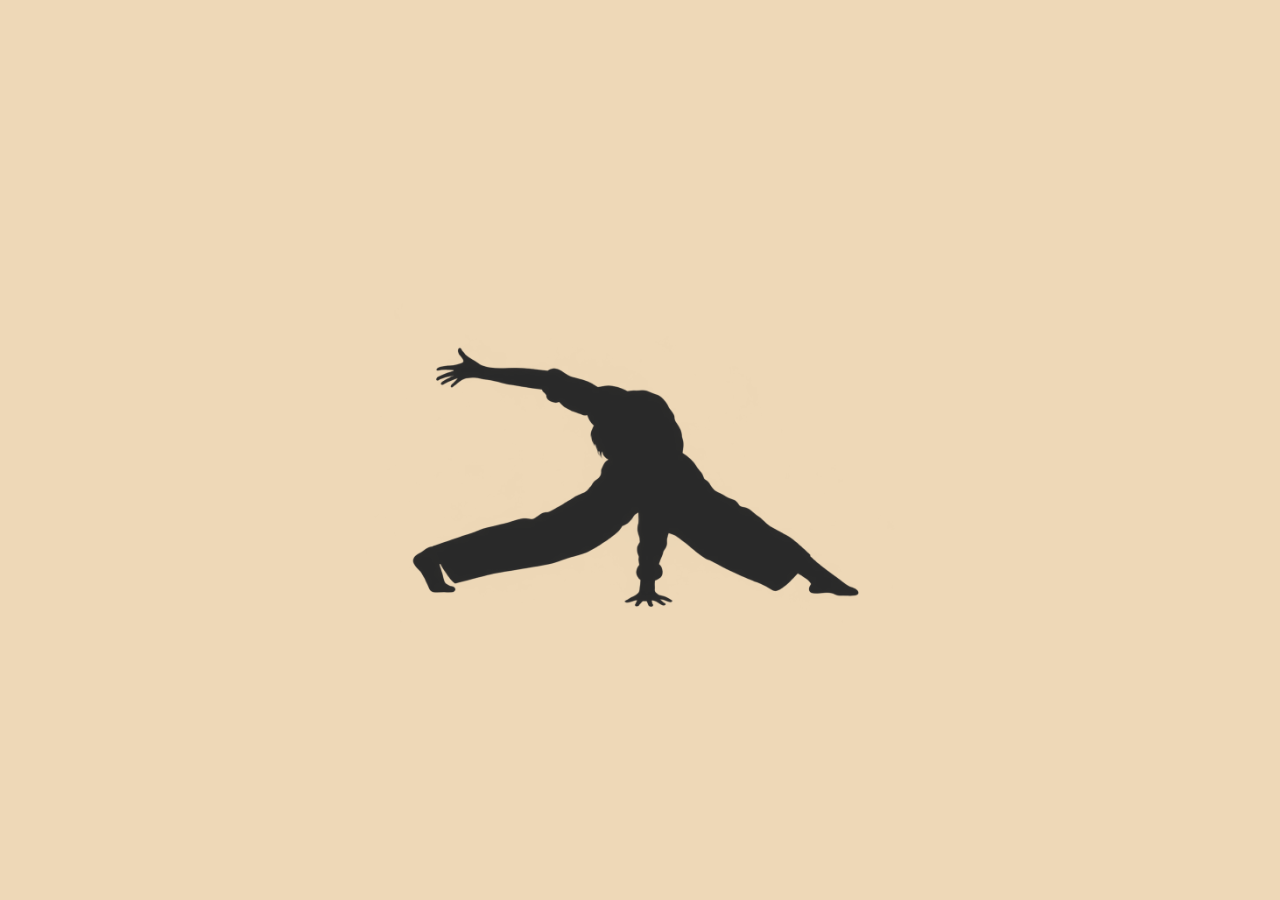
<file: index.html>
<!doctype html>
<html lang="en" data-type="service">
<head>
  <meta charset="utf-8">
  <meta name="viewport" content="width=device-width, initial-scale=1, viewport-fit=cover">
  <meta name="theme-color" content="#eed8b7">
  <meta name="page-type" content="service">
  <meta name="site-kind" content="other">
  <title>Home · Fangzhou He</title>
  <meta name="description" content="Fangzhou He · Art &amp; Research">
  <meta property="og:title" content="Home · Fangzhou He">
  <meta property="og:description" content="Fangzhou He · Art &amp; Research">
  <meta property="og:image" content="https://fangzhou-he-movement-works.adaptablejuniper.chatgpt.site/assets/homepage-artwork.png">
  <meta property="og:type" content="website">
  <link rel="icon" href="/assets/mark.svg" type="image/svg+xml">
  <link rel="stylesheet" href="/style.css?v=7cea9eae8b4f">
  <script defer src="/interaction/site.js?v=ac9a3c60ce64"></script>
  
  
  
</head>
<body>
<div id="route-flow"><div class="route-document" data-route-view="home">
  <a class="skip" href="#main">Skip to content</a>
  
  <main id="main" tabindex="-1">
    <section class="portfolio-cover" data-cover-stage="artwork" aria-label="Interactive artwork">
      <button type="button" class="cover-artwork" aria-label="Reveal the portfolio cover" aria-expanded="false">
        <span class="cover-image-surface" data-cover-artwork>
          <img src="/assets/homepage-artwork.png" alt="Black-and-white dancer reaching across the floor" fetchpriority="high">
        </span>
      </button>
      <h1 class="cover-title"><span class="cover-name" data-cover-title data-cover-caption>Fangzhou He</span> <span class="cover-label" data-cover-title data-cover-caption>Portfolio</span></h1>
    </section></main>
  
</div></div>
</body>
</html>
</file>
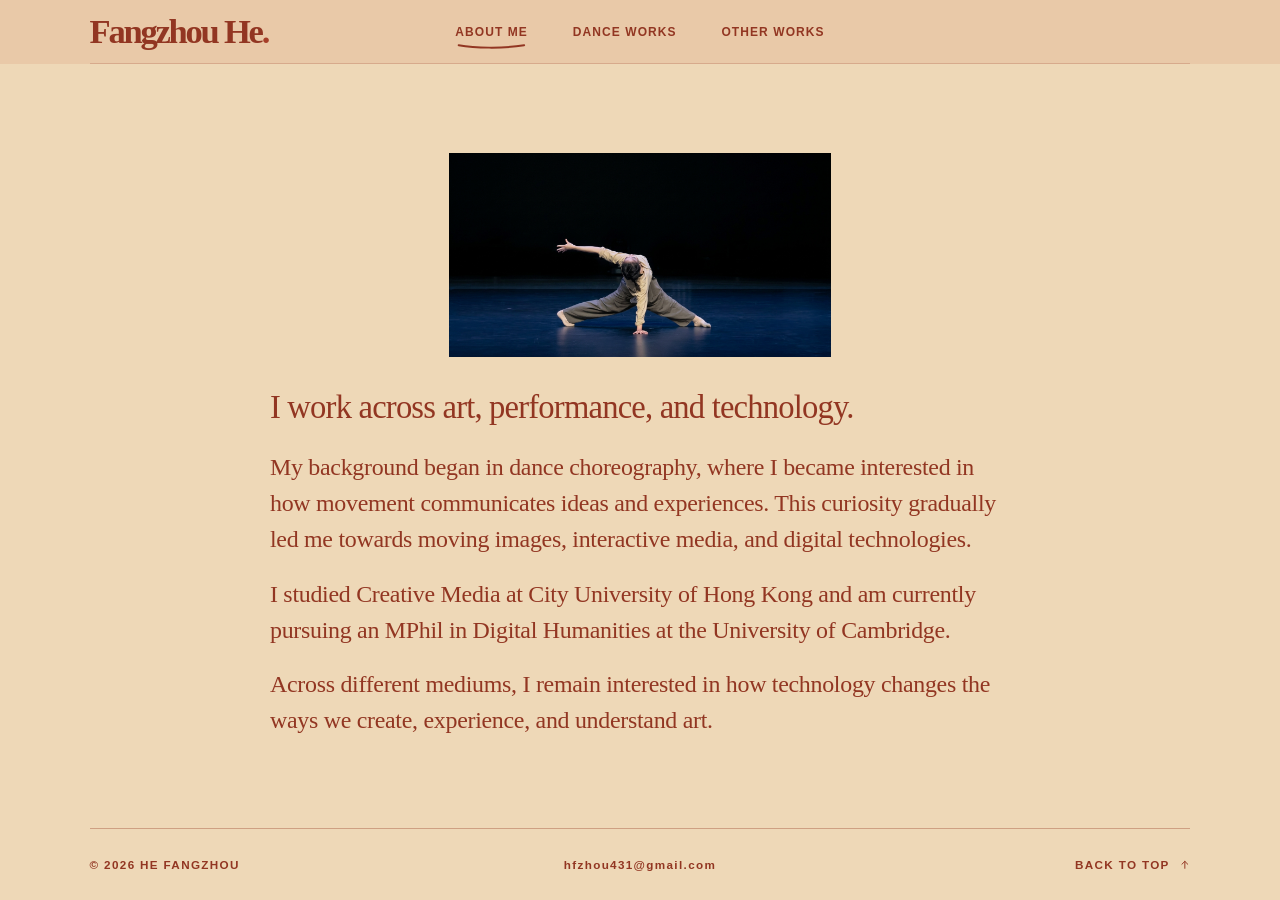
<file: about/index.html>
<!doctype html>
<html lang="en" data-type="service">
<head>
  <meta charset="utf-8">
  <meta name="viewport" content="width=device-width, initial-scale=1, viewport-fit=cover">
  <meta name="theme-color" content="#eed8b7">
  <meta name="page-type" content="service">
  <meta name="site-kind" content="other">
  <title>About Me · Fangzhou He</title>
  <meta name="description" content="Fangzhou He works across art, performance, and technology.">
  <meta property="og:title" content="About Me · Fangzhou He">
  <meta property="og:description" content="Fangzhou He works across art, performance, and technology.">
  <meta property="og:image" content="https://fangzhou-he-movement-works.adaptablejuniper.chatgpt.site/assets/about.jpg">
  <meta property="og:type" content="website">
  <link rel="icon" href="/assets/mark.svg" type="image/svg+xml">
  <link rel="stylesheet" href="/style.css?v=7cea9eae8b4f">
  <script defer src="/interaction/site.js?v=ac9a3c60ce64"></script>
  
  
  
</head>
<body>
<div id="route-flow"><div class="route-document" data-route-view="about">
  <a class="skip" href="#main">Skip to content</a>
  <span id="top"></span>
  <header class="site-header">
    <div class="wrap header-inner">
      <a class="wordmark" href="/" data-section aria-label="Fangzhou He home">Fangzhou He<span>.</span></a>
      <nav aria-label="Main navigation">
        <a href="/about/" data-section aria-current="page"><span class="nav-label">About Me<svg class="nav-underline" viewBox="0 0 100 6" preserveAspectRatio="none" aria-hidden="true" focusable="false">
  <path d="M1 1.5 C25 4.8 66 5.8 99 1.5" pathLength="1" vector-effect="non-scaling-stroke"/>
</svg></span></a><a href="/my-work/" data-section ><span class="nav-label">Dance Works<svg class="nav-underline" viewBox="0 0 100 6" preserveAspectRatio="none" aria-hidden="true" focusable="false">
  <path d="M1 1.5 C25 4.8 66 5.8 99 1.5" pathLength="1" vector-effect="non-scaling-stroke"/>
</svg></span></a><a href="/other-works/" data-section ><span class="nav-label">Other Works<svg class="nav-underline" viewBox="0 0 100 6" preserveAspectRatio="none" aria-hidden="true" focusable="false">
  <path d="M1 1.5 C25 4.8 66 5.8 99 1.5" pathLength="1" vector-effect="non-scaling-stroke"/>
</svg></span></a>
      </nav>
    </div>
  </header>
  <main id="main" tabindex="-1">
    <section class="wrap about" aria-label="About Me">
      <img src="/assets/about.jpg" alt="Fangzhou He" width="1408" height="752" fetchpriority="high">
      <div class="prose">
        <p class="lede">I work across art, performance, and technology.</p>
        <p>My background began in dance choreography, where I became interested in how movement communicates ideas and experiences. This curiosity gradually led me towards moving images, interactive media, and digital technologies.</p><p>I studied Creative Media at City University of Hong Kong and am currently pursuing an MPhil in Digital Humanities at the University of Cambridge.</p><p>Across different mediums, I remain interested in how technology changes the ways we create, experience, and understand art.</p>
      </div>
    </section></main>
  <footer class="wrap footer section-footer">
    <span class="micro">© 2026 HE FANGZHOU</span>
    <a class="micro footer-link footer-email" href="mailto:hfzhou431@gmail.com">hfzhou431@gmail.com</a>
    <a class="micro footer-link" href="#top">Back to top <span class="arrow" aria-hidden="true"><svg viewBox="0 0 20 20" fill="none" stroke="currentColor" stroke-width="1.65" stroke-linecap="round" stroke-linejoin="round" focusable="false"><path d="M10 16V4 M5 9l5-5 5 5"/></svg></span></a>
  </footer>
</div></div>
</body>
</html>
</file>
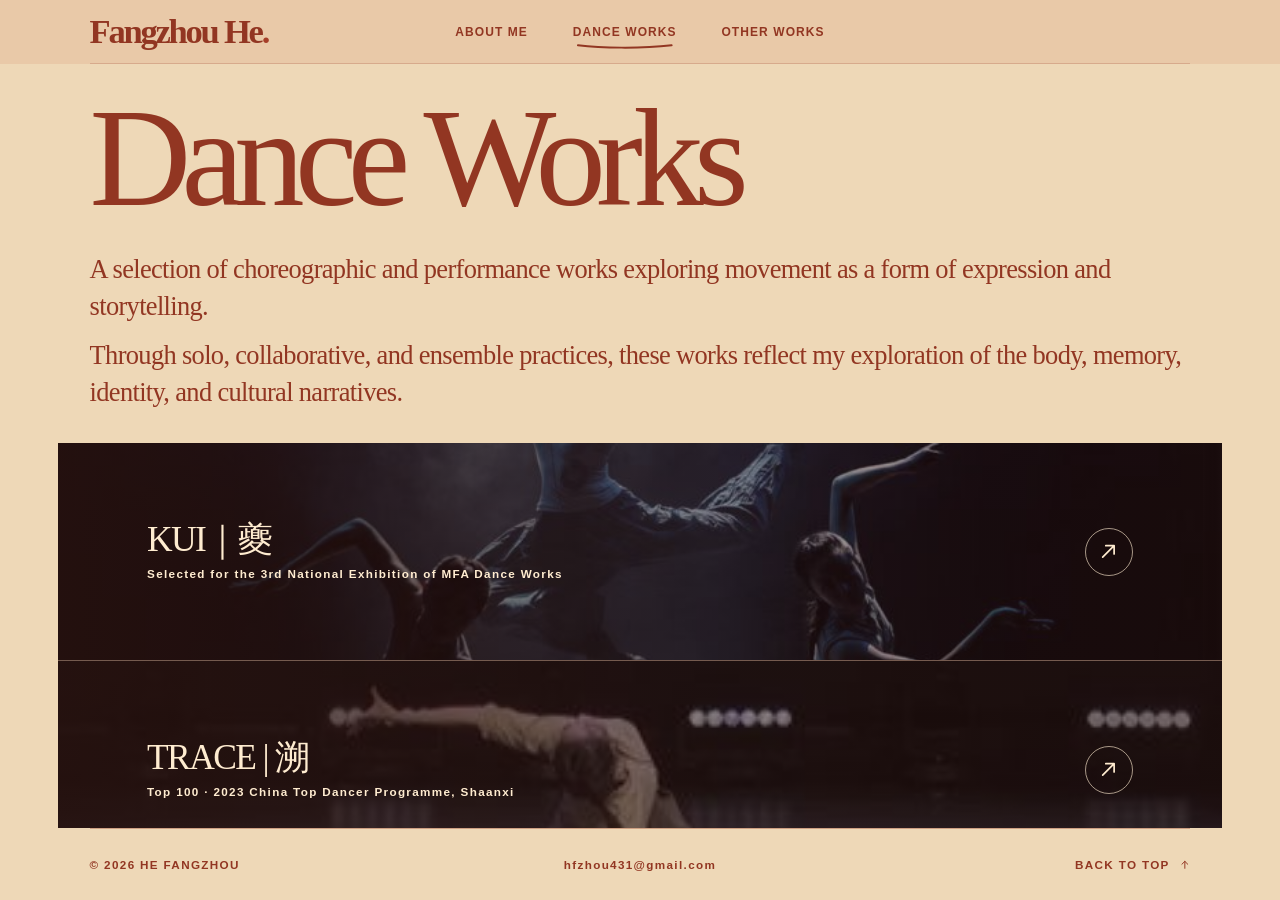
<file: my-work/index.html>
<!doctype html>
<html lang="en" data-type="service">
<head>
  <meta charset="utf-8">
  <meta name="viewport" content="width=device-width, initial-scale=1, viewport-fit=cover">
  <meta name="theme-color" content="#eed8b7">
  <meta name="page-type" content="service">
  <meta name="site-kind" content="other">
  <title>Dance Works · Fangzhou He</title>
  <meta name="description" content="Selected choreography, performance, and dance films by Fangzhou He.">
  <meta property="og:title" content="Dance Works · Fangzhou He">
  <meta property="og:description" content="Selected choreography, performance, and dance films by Fangzhou He.">
  <meta property="og:image" content="https://fangzhou-he-movement-works.adaptablejuniper.chatgpt.site/assets/convex.jpg">
  <meta property="og:type" content="website">
  <link rel="icon" href="/assets/mark.svg" type="image/svg+xml">
  <link rel="stylesheet" href="/style.css?v=7cea9eae8b4f">
  <script defer src="/interaction/site.js?v=ac9a3c60ce64"></script>
  
  
  
</head>
<body>
<div id="route-flow"><div class="route-document" data-route-view="work">
  <a class="skip" href="#main">Skip to content</a>
  <span id="top"></span>
  <header class="site-header">
    <div class="wrap header-inner">
      <a class="wordmark" href="/" data-section aria-label="Fangzhou He home">Fangzhou He<span>.</span></a>
      <nav aria-label="Main navigation">
        <a href="/about/" data-section ><span class="nav-label">About Me<svg class="nav-underline" viewBox="0 0 100 6" preserveAspectRatio="none" aria-hidden="true" focusable="false">
  <path d="M1 1.5 C25 4.8 66 5.8 99 1.5" pathLength="1" vector-effect="non-scaling-stroke"/>
</svg></span></a><a href="/my-work/" data-section aria-current="page"><span class="nav-label">Dance Works<svg class="nav-underline" viewBox="0 0 100 6" preserveAspectRatio="none" aria-hidden="true" focusable="false">
  <path d="M1 1.5 C25 4.8 66 5.8 99 1.5" pathLength="1" vector-effect="non-scaling-stroke"/>
</svg></span></a><a href="/other-works/" data-section ><span class="nav-label">Other Works<svg class="nav-underline" viewBox="0 0 100 6" preserveAspectRatio="none" aria-hidden="true" focusable="false">
  <path d="M1 1.5 C25 4.8 66 5.8 99 1.5" pathLength="1" vector-effect="non-scaling-stroke"/>
</svg></span></a>
      </nav>
    </div>
  </header>
  <main id="main" tabindex="-1"><section class="wrap intro work-intro" aria-labelledby="intro-title" data-enter>
    <h1 id="intro-title">Dance Works</h1>
    <div class="intro-details">
      <div class="lede work-intro-copy"><p>A selection of choreographic and performance works exploring movement as a form of expression and storytelling.</p>
<p>Through solo, collaborative, and ensemble practices, these works reflect my exploration of the body, memory, identity, and cultural narratives.</p></div>
    </div>
  </section>
  <section class="work-gallery" id="works" data-work-gallery aria-label="Selected works. Use the up and down arrow keys to browse." tabindex="0">
    <div class="work-gallery-track"><article>
    <a class="work-strip" href="/work/kui/" draggable="false">
      <img src="/assets/kui.jpg" alt="" draggable="false" fetchpriority="high" decoding="async">
      <div class="wrap strip-inner">
        <div class="strip-project">
          <h2 class="strip-copy">KUI｜<span lang="zh-Hans">夔</span></h2>
          <p class="micro strip-project-meta">Selected for the 3rd National Exhibition of MFA Dance Works</p>
        </div>
        <div class="strip-end"><span class="arrow" aria-hidden="true"><svg viewBox="0 0 20 20" fill="none" stroke="currentColor" stroke-width="1.65" stroke-linecap="round" stroke-linejoin="round" focusable="false"><path d="M4.5 15.5 15.5 4.5 M7.5 4.5h8v8"/></svg></span></div>
      </div>
    </a>
  </article><article>
    <a class="work-strip" href="/work/trace/" draggable="false">
      <img src="/assets/trace.jpg" alt="" draggable="false" loading="lazy" decoding="async">
      <div class="wrap strip-inner">
        <div class="strip-project">
          <h2 class="strip-copy">TRACE | <span lang="zh-Hans">溯</span></h2>
          <p class="micro strip-project-meta">Top 100 · 2023 China Top Dancer Programme, Shaanxi</p>
        </div>
        <div class="strip-end"><span class="arrow" aria-hidden="true"><svg viewBox="0 0 20 20" fill="none" stroke="currentColor" stroke-width="1.65" stroke-linecap="round" stroke-linejoin="round" focusable="false"><path d="M4.5 15.5 15.5 4.5 M7.5 4.5h8v8"/></svg></span></div>
      </div>
    </a>
  </article><article>
    <a class="work-strip" href="/work/letters-from-the-revolution/" draggable="false">
      <img src="/assets/letters-from-the-revolution.jpg" alt="" draggable="false" loading="lazy" decoding="async">
      <div class="wrap strip-inner">
        <div class="strip-project">
          <h2 class="strip-copy">Letters from the Revolution｜<span lang="zh-Hans">红色家书</span></h2>
          <p class="micro strip-project-meta">Selected for the 10th Shaanxi Provincial Arts Festival</p>
        </div>
        <div class="strip-end"><span class="arrow" aria-hidden="true"><svg viewBox="0 0 20 20" fill="none" stroke="currentColor" stroke-width="1.65" stroke-linecap="round" stroke-linejoin="round" focusable="false"><path d="M4.5 15.5 15.5 4.5 M7.5 4.5h8v8"/></svg></span></div>
      </div>
    </a>
  </article><article>
    <a class="work-strip" href="/work/after-the-spring-equinox/" draggable="false">
      <img src="/assets/after-the-spring-equinox-cover.png" alt="" draggable="false" loading="lazy" decoding="async">
      <div class="wrap strip-inner">
        <div class="strip-project">
          <h2 class="strip-copy">After the Spring Equinox｜<span lang="zh-Hans">春分之后</span></h2>
          <p class="micro strip-project-meta">Contemporary Dance · Trio</p>
        </div>
        <div class="strip-end"><span class="arrow" aria-hidden="true"><svg viewBox="0 0 20 20" fill="none" stroke="currentColor" stroke-width="1.65" stroke-linecap="round" stroke-linejoin="round" focusable="false"><path d="M4.5 15.5 15.5 4.5 M7.5 4.5h8v8"/></svg></span></div>
      </div>
    </a>
  </article><article>
    <a class="work-strip" href="/work/ark/" draggable="false">
      <img src="/assets/ark-cover.png" alt="" draggable="false" loading="lazy" decoding="async">
      <div class="wrap strip-inner">
        <div class="strip-project">
          <h2 class="strip-copy">Ark｜<span lang="zh-Hans">方舟</span></h2>
          <p class="micro strip-project-meta">Contemporary Dance · Ensemble</p>
        </div>
        <div class="strip-end"><span class="arrow" aria-hidden="true"><svg viewBox="0 0 20 20" fill="none" stroke="currentColor" stroke-width="1.65" stroke-linecap="round" stroke-linejoin="round" focusable="false"><path d="M4.5 15.5 15.5 4.5 M7.5 4.5h8v8"/></svg></span></div>
      </div>
    </a>
  </article></div>
  </section></main>
  <footer class="wrap footer section-footer">
    <span class="micro">© 2026 HE FANGZHOU</span>
    <a class="micro footer-link footer-email" href="mailto:hfzhou431@gmail.com">hfzhou431@gmail.com</a>
    <a class="micro footer-link" href="#top">Back to top <span class="arrow" aria-hidden="true"><svg viewBox="0 0 20 20" fill="none" stroke="currentColor" stroke-width="1.65" stroke-linecap="round" stroke-linejoin="round" focusable="false"><path d="M10 16V4 M5 9l5-5 5 5"/></svg></span></a>
  </footer>
</div></div>
</body>
</html>
</file>
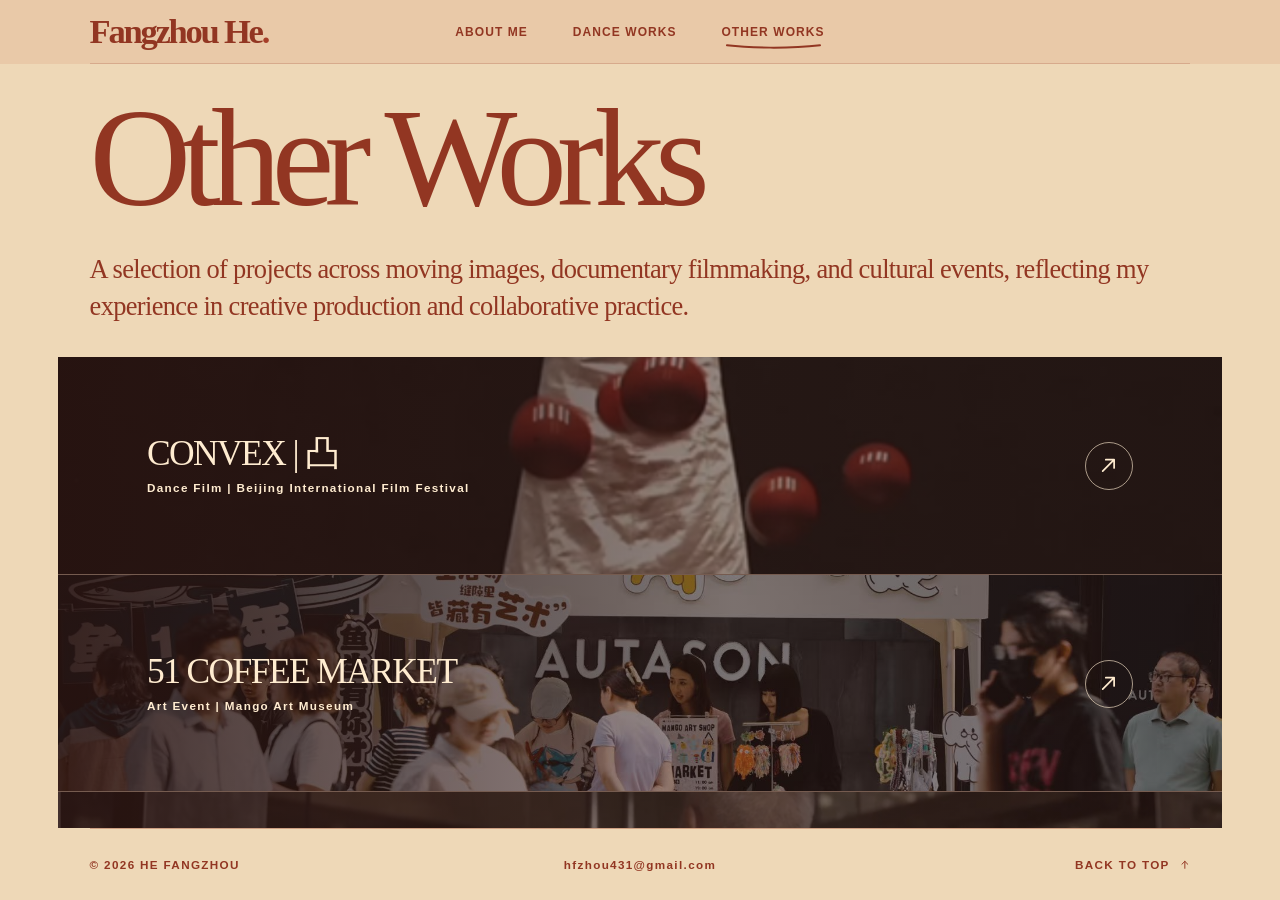
<file: other-works/index.html>
<!doctype html>
<html lang="en" data-type="service">
<head>
  <meta charset="utf-8">
  <meta name="viewport" content="width=device-width, initial-scale=1, viewport-fit=cover">
  <meta name="theme-color" content="#eed8b7">
  <meta name="page-type" content="service">
  <meta name="site-kind" content="other">
  <title>Other Works · Fangzhou He</title>
  <meta name="description" content="A selection of projects across moving images, documentary filmmaking, and cultural events, reflecting my experience in creative production and collaborative practice.">
  <meta property="og:title" content="Other Works · Fangzhou He">
  <meta property="og:description" content="A selection of projects across moving images, documentary filmmaking, and cultural events, reflecting my experience in creative production and collaborative practice.">
  <meta property="og:image" content="https://fangzhou-he-movement-works.adaptablejuniper.chatgpt.site/assets/convex.jpg">
  <meta property="og:type" content="website">
  <link rel="icon" href="/assets/mark.svg" type="image/svg+xml">
  <link rel="stylesheet" href="/style.css?v=7cea9eae8b4f">
  <script defer src="/interaction/site.js?v=ac9a3c60ce64"></script>
  
  
  
</head>
<body>
<div id="route-flow"><div class="route-document" data-route-view="other">
  <a class="skip" href="#main">Skip to content</a>
  <span id="top"></span>
  <header class="site-header">
    <div class="wrap header-inner">
      <a class="wordmark" href="/" data-section aria-label="Fangzhou He home">Fangzhou He<span>.</span></a>
      <nav aria-label="Main navigation">
        <a href="/about/" data-section ><span class="nav-label">About Me<svg class="nav-underline" viewBox="0 0 100 6" preserveAspectRatio="none" aria-hidden="true" focusable="false">
  <path d="M1 1.5 C25 4.8 66 5.8 99 1.5" pathLength="1" vector-effect="non-scaling-stroke"/>
</svg></span></a><a href="/my-work/" data-section ><span class="nav-label">Dance Works<svg class="nav-underline" viewBox="0 0 100 6" preserveAspectRatio="none" aria-hidden="true" focusable="false">
  <path d="M1 1.5 C25 4.8 66 5.8 99 1.5" pathLength="1" vector-effect="non-scaling-stroke"/>
</svg></span></a><a href="/other-works/" data-section aria-current="page"><span class="nav-label">Other Works<svg class="nav-underline" viewBox="0 0 100 6" preserveAspectRatio="none" aria-hidden="true" focusable="false">
  <path d="M1 1.5 C25 4.8 66 5.8 99 1.5" pathLength="1" vector-effect="non-scaling-stroke"/>
</svg></span></a>
      </nav>
    </div>
  </header>
  <main id="main" tabindex="-1"><section class="wrap intro work-intro" aria-labelledby="intro-title" data-enter>
    <h1 id="intro-title">Other Works</h1>
    <div class="intro-details">
      <p class="lede">A selection of projects across moving images, documentary filmmaking, and cultural events, reflecting my experience in creative production and collaborative practice.</p>
    </div>
  </section>
  <section class="work-gallery" id="works" data-work-gallery aria-label="Selected works. Use the up and down arrow keys to browse." tabindex="0">
    <div class="work-gallery-track"><article>
    <a class="work-strip" href="/work/convex/" draggable="false">
      <img src="/assets/convex-cover.png" alt="" draggable="false" fetchpriority="high" decoding="async">
      <div class="wrap strip-inner">
        <div class="strip-project">
          <h2 class="strip-copy">CONVEX | <span lang="zh-Hans">凸</span></h2>
          <p class="micro strip-project-meta">Dance Film | Beijing International Film Festival</p>
        </div>
        <div class="strip-end"><span class="arrow" aria-hidden="true"><svg viewBox="0 0 20 20" fill="none" stroke="currentColor" stroke-width="1.65" stroke-linecap="round" stroke-linejoin="round" focusable="false"><path d="M4.5 15.5 15.5 4.5 M7.5 4.5h8v8"/></svg></span></div>
      </div>
    </a>
  </article><article>
    <a class="work-strip" href="/other-works/51-coffee-market/" draggable="false">
      <img src="/assets/coffee-market-main.jpg" alt="" draggable="false" loading="lazy" decoding="async">
      <div class="wrap strip-inner">
        <div class="strip-project">
          <h2 class="strip-copy">51 COFFEE MARKET</h2>
          <p class="micro strip-project-meta">Art Event | Mango Art Museum</p>
        </div>
        <div class="strip-end"><span class="arrow" aria-hidden="true"><svg viewBox="0 0 20 20" fill="none" stroke="currentColor" stroke-width="1.65" stroke-linecap="round" stroke-linejoin="round" focusable="false"><path d="M4.5 15.5 15.5 4.5 M7.5 4.5h8v8"/></svg></span></div>
      </div>
    </a>
  </article><article>
    <a class="work-strip" href="/other-works/the-83-year-old-doctor/" draggable="false">
      <img src="/images/doctor/hero.png" alt="" draggable="false" loading="lazy" decoding="async">
      <div class="wrap strip-inner">
        <div class="strip-project">
          <h2 class="strip-copy">THE 83-YEAR-OLD “YOUNG” DOCTOR | <span lang="zh-Hans">83岁的“小”医生</span></h2>
          <p class="micro strip-project-meta">Micro-documentary | Hunan Daily</p>
        </div>
        <div class="strip-end"><span class="arrow" aria-hidden="true"><svg viewBox="0 0 20 20" fill="none" stroke="currentColor" stroke-width="1.65" stroke-linecap="round" stroke-linejoin="round" focusable="false"><path d="M4.5 15.5 15.5 4.5 M7.5 4.5h8v8"/></svg></span></div>
      </div>
    </a>
  </article></div>
  </section></main>
  <footer class="wrap footer section-footer">
    <span class="micro">© 2026 HE FANGZHOU</span>
    <a class="micro footer-link footer-email" href="mailto:hfzhou431@gmail.com">hfzhou431@gmail.com</a>
    <a class="micro footer-link" href="#top">Back to top <span class="arrow" aria-hidden="true"><svg viewBox="0 0 20 20" fill="none" stroke="currentColor" stroke-width="1.65" stroke-linecap="round" stroke-linejoin="round" focusable="false"><path d="M10 16V4 M5 9l5-5 5 5"/></svg></span></a>
  </footer>
</div></div>
</body>
</html>
</file>
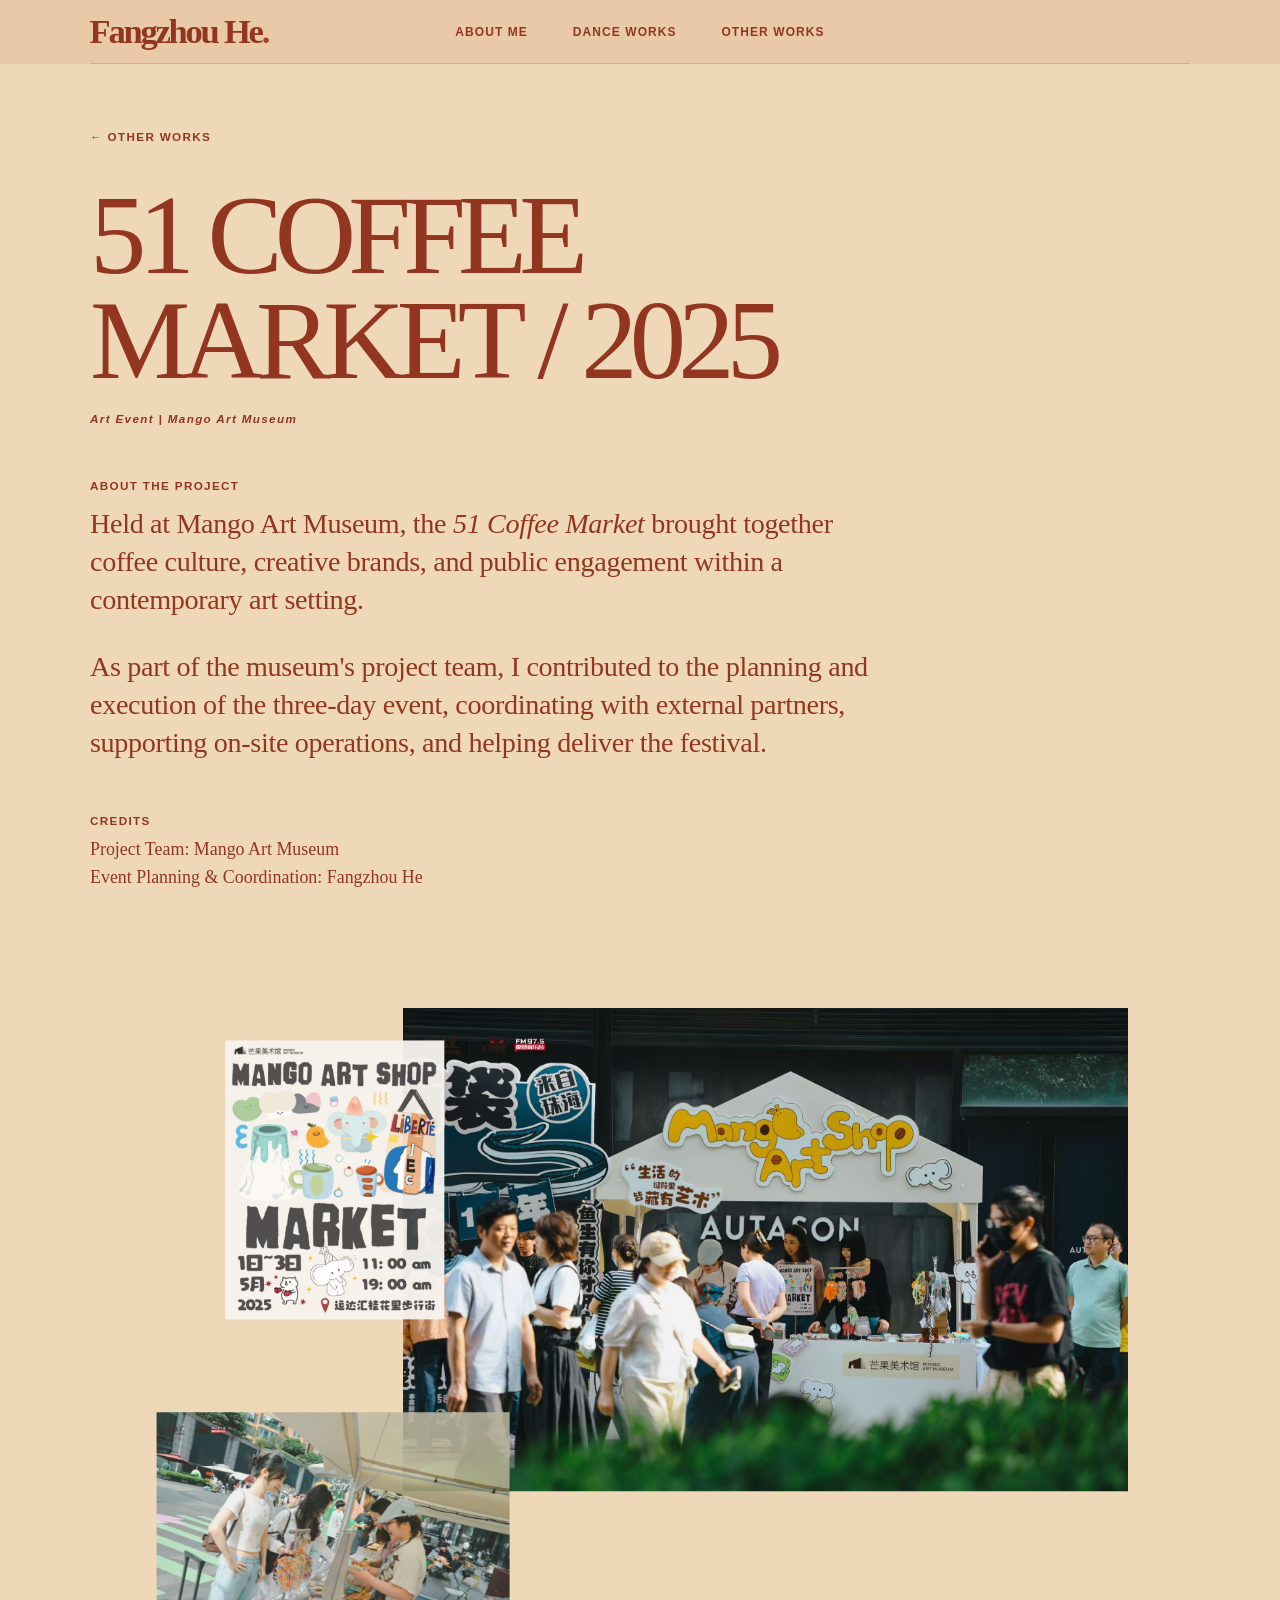
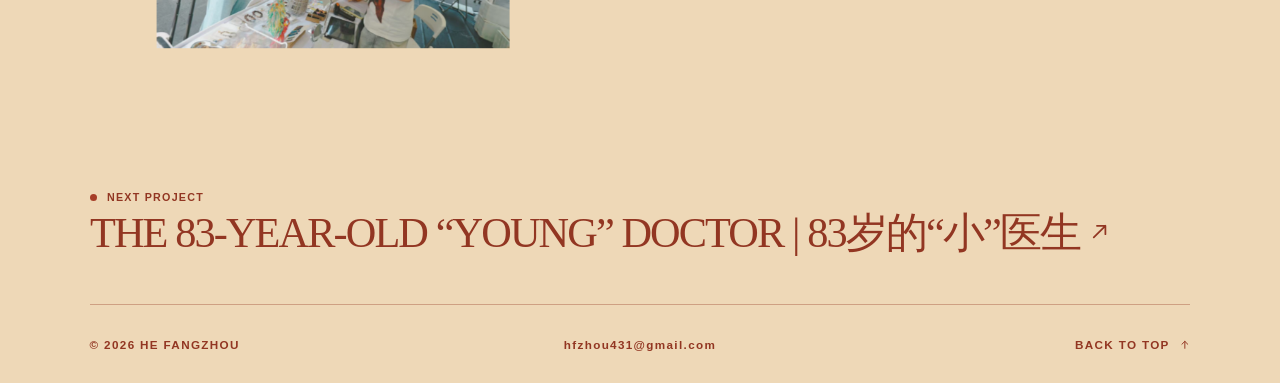
<file: other-works/51-coffee-market/index.html>
<!doctype html>
<html lang="en" data-type="service">
<head>
  <meta charset="utf-8">
  <meta name="viewport" content="width=device-width, initial-scale=1, viewport-fit=cover">
  <meta name="theme-color" content="#eed8b7">
  <meta name="page-type" content="service">
  <meta name="site-kind" content="other">
  <title>51 COFFEE MARKET / 2025 · Fangzhou He</title>
  <meta name="description" content="Held at Mango Art Museum, the 51 Coffee Market brought together coffee culture, creative brands, and public engagement within a contemporary art setting.">
  <meta property="og:title" content="51 COFFEE MARKET / 2025 · Fangzhou He">
  <meta property="og:description" content="Held at Mango Art Museum, the 51 Coffee Market brought together coffee culture, creative brands, and public engagement within a contemporary art setting.">
  <meta property="og:image" content="https://fangzhou-he-movement-works.adaptablejuniper.chatgpt.site/assets/coffee-market-main.jpg">
  <meta property="og:type" content="website">
  <link rel="icon" href="/assets/mark.svg" type="image/svg+xml">
  <link rel="stylesheet" href="/style.css?v=7cea9eae8b4f">
  
  
  <script defer src="/interaction/collage.js"></script>
  
</head>
<body>
<div id="route-flow"><div class="route-document" data-route-view="">
  <a class="skip" href="#main">Skip to content</a>
  <span id="top"></span>
  <header class="site-header">
    <div class="wrap header-inner">
      <a class="wordmark" href="/" data-section aria-label="Fangzhou He home">Fangzhou He<span>.</span></a>
      <nav aria-label="Main navigation">
        <a href="/about/" data-section ><span class="nav-label">About Me<svg class="nav-underline" viewBox="0 0 100 6" preserveAspectRatio="none" aria-hidden="true" focusable="false">
  <path d="M1 1.5 C25 4.8 66 5.8 99 1.5" pathLength="1" vector-effect="non-scaling-stroke"/>
</svg></span></a><a href="/my-work/" data-section ><span class="nav-label">Dance Works<svg class="nav-underline" viewBox="0 0 100 6" preserveAspectRatio="none" aria-hidden="true" focusable="false">
  <path d="M1 1.5 C25 4.8 66 5.8 99 1.5" pathLength="1" vector-effect="non-scaling-stroke"/>
</svg></span></a><a href="/other-works/" data-section ><span class="nav-label">Other Works<svg class="nav-underline" viewBox="0 0 100 6" preserveAspectRatio="none" aria-hidden="true" focusable="false">
  <path d="M1 1.5 C25 4.8 66 5.8 99 1.5" pathLength="1" vector-effect="non-scaling-stroke"/>
</svg></span></a>
      </nav>
    </div>
  </header>
  <main id="main" tabindex="-1">
      <section class="wrap detail-intro" aria-labelledby="work-title" data-enter>
        <a class="micro text-link back" href="/other-works/">← Other Works</a>
        <h1 id="work-title">51 COFFEE MARKET / 2025</h1>
        <p class="micro detail-meta project-institution">Art Event | Mango Art Museum</p>
        
        <div class="project-description prose"><h2 class="micro">About the Project</h2><p>Held at Mango Art Museum, the <em>51 Coffee Market</em> brought together coffee culture, creative brands, and public engagement within a contemporary art setting.</p>
<p>As part of the museum&#39;s project team, I contributed to the planning and execution of the three-day event, coordinating with external partners, supporting on-site operations, and helping deliver the festival.</p></div>
        
          <div class="work-facts project-credits">
            <h2 class="micro">Credits</h2><div class="credits"><p>Project Team: Mango Art Museum</p>
<p>Event Planning &amp; Coordination: Fangzhou He</p></div>
            
          </div>
        
      </section>
      <section class="wrap project-collage" data-project-collage aria-label="Project photographs">
    <figure class="collage-tile collage-tile--main" data-collage-tile="main">
      <div class="collage-parallax"><div class="collage-float">
        <img src="/assets/coffee-market-main.jpg" alt="Visitors in front of the Mango Art Shop stall at 51 Coffee Market" width="2000" height="1334" loading="lazy" decoding="async">
      </div></div>
    </figure>
<figure class="collage-tile collage-tile--poster" data-collage-tile="poster">
      <div class="collage-parallax"><div class="collage-float">
        <img src="/assets/coffee-market-poster.jpg" alt="Illustrated poster for the 2025 market" width="1290" height="1651" loading="lazy" decoding="async">
      </div></div>
    </figure>
<figure class="collage-tile collage-tile--stall" data-collage-tile="stall">
      <div class="collage-parallax"><div class="collage-float">
        <img src="/assets/coffee-market-stall.jpg" alt="Visitors browsing crafts at a market stall" width="2000" height="1334" loading="lazy" decoding="async">
      </div></div>
    </figure>
  </section>
      <section class="wrap closing" aria-labelledby="next-work">
        <p class="micro kicker"><span class="dot"></span> Next project</p>
        <h2 id="next-work" class="next-title--cinematic"><a href="/other-works/the-83-year-old-doctor/">THE 83-YEAR-OLD “YOUNG” DOCTOR | <span lang="zh-Hans">83岁的“小”医生</span> <span class="arrow" aria-hidden="true"><svg viewBox="0 0 20 20" fill="none" stroke="currentColor" stroke-width="1.65" stroke-linecap="round" stroke-linejoin="round" focusable="false"><path d="M4.5 15.5 15.5 4.5 M7.5 4.5h8v8"/></svg></span></a></h2>
      </section></main>
  <footer class="wrap footer">
    <span class="micro">© 2026 HE FANGZHOU</span>
    <a class="micro footer-link footer-email" href="mailto:hfzhou431@gmail.com">hfzhou431@gmail.com</a>
    <a class="micro footer-link" href="#top">Back to top <span class="arrow" aria-hidden="true"><svg viewBox="0 0 20 20" fill="none" stroke="currentColor" stroke-width="1.65" stroke-linecap="round" stroke-linejoin="round" focusable="false"><path d="M10 16V4 M5 9l5-5 5 5"/></svg></span></a>
  </footer>
</div></div>
</body>
</html>
</file>
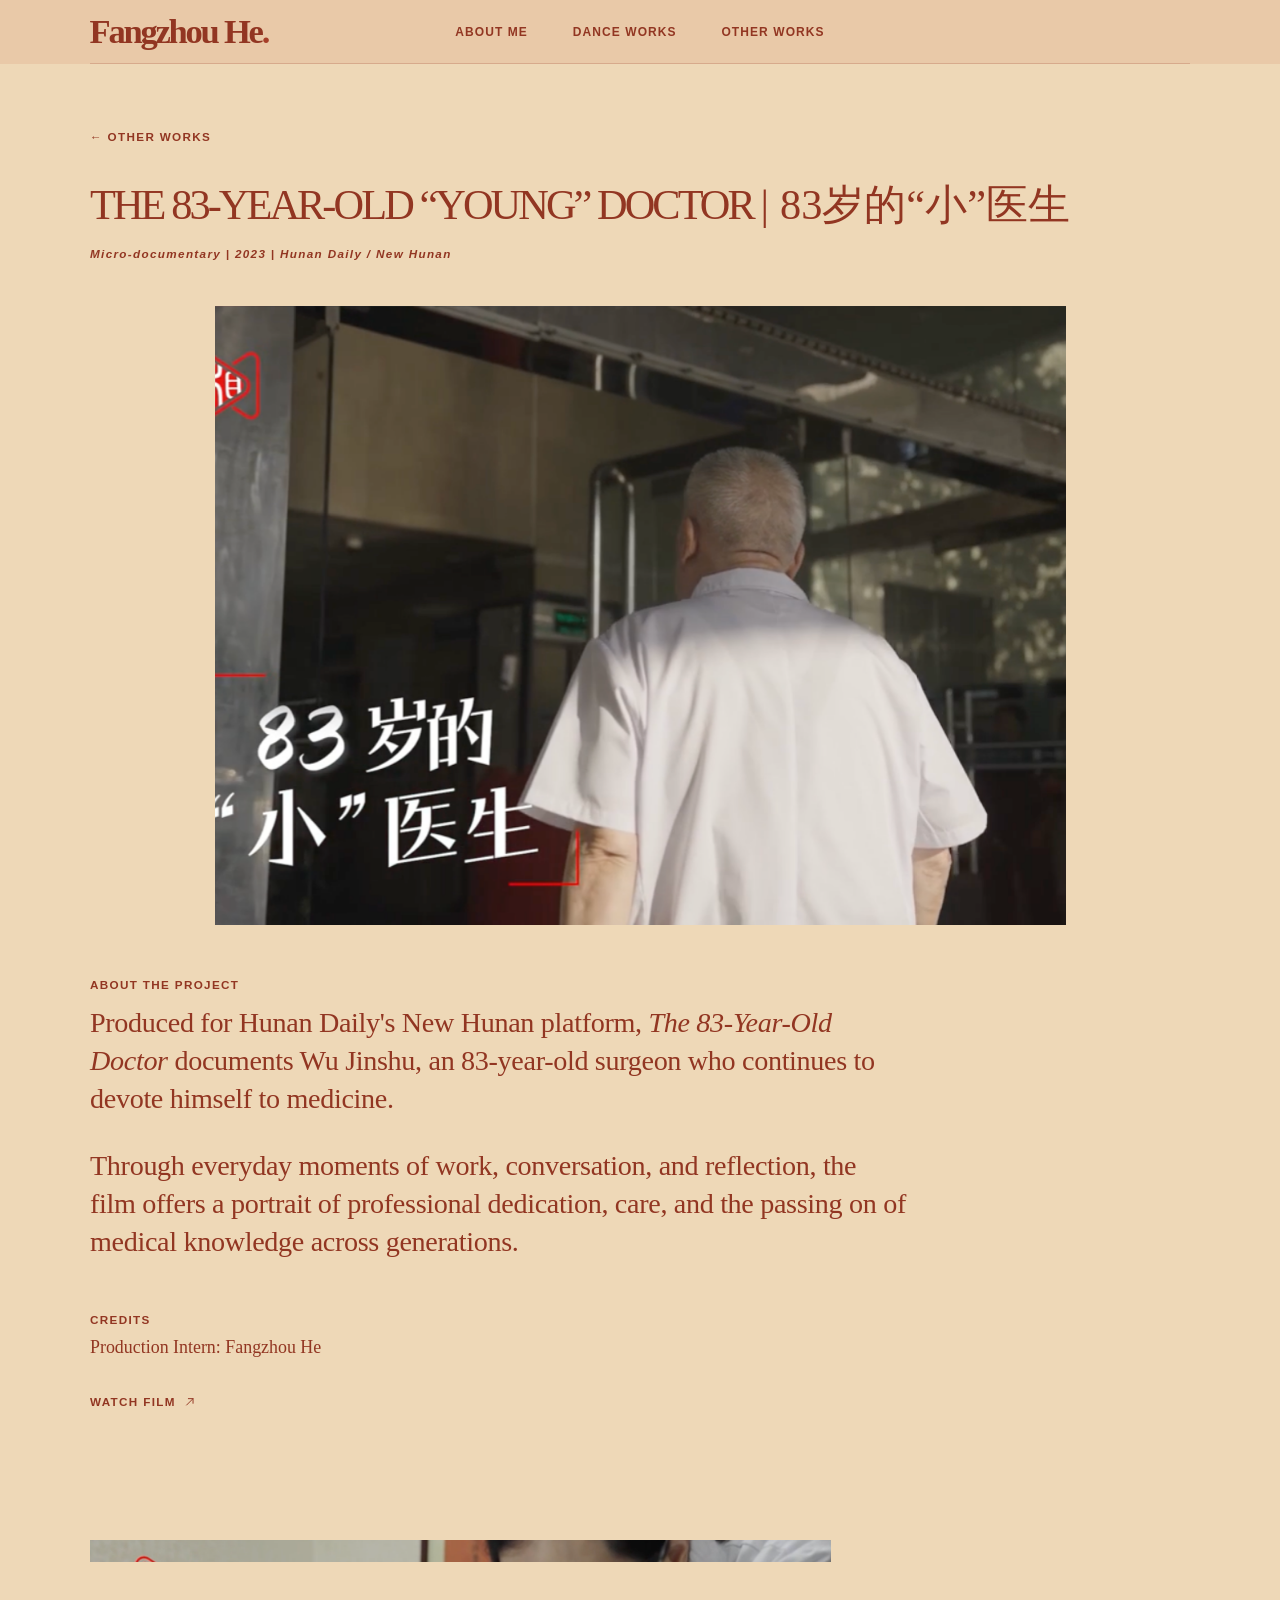
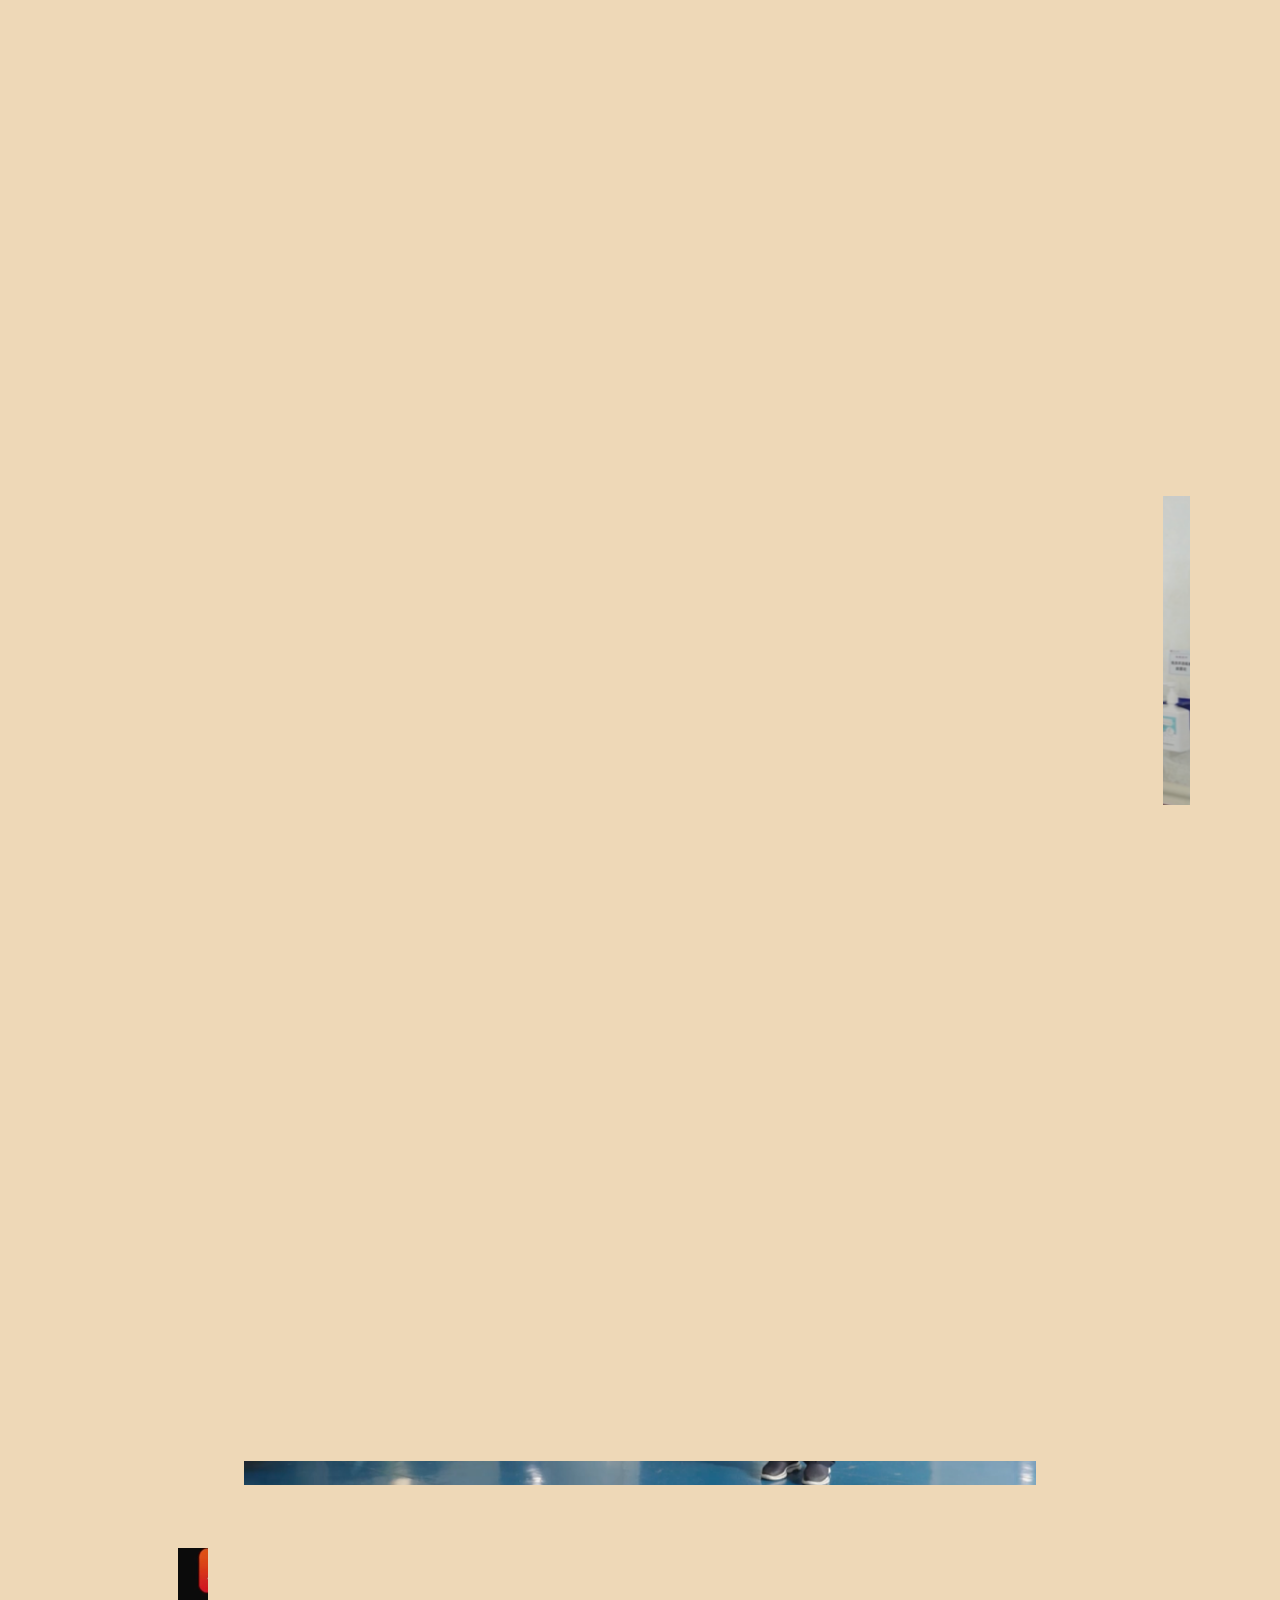
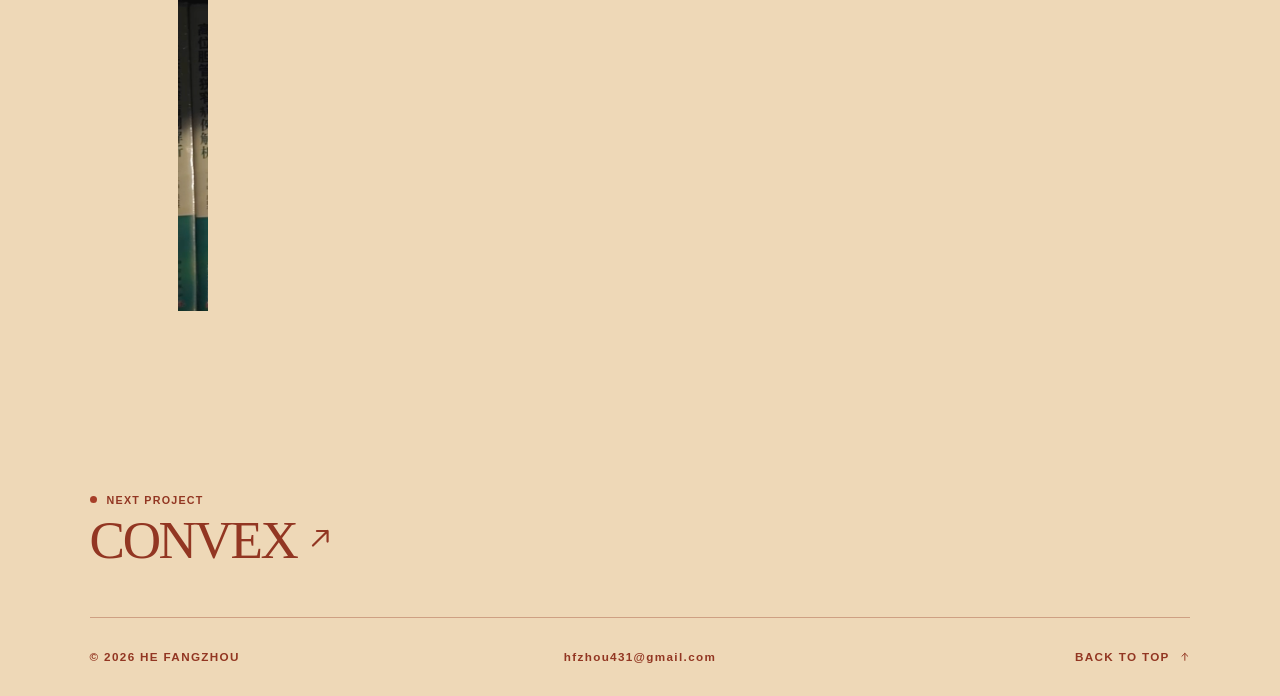
<file: other-works/the-83-year-old-doctor/index.html>
<!doctype html>
<html lang="en" data-type="service">
<head>
  <meta charset="utf-8">
  <meta name="viewport" content="width=device-width, initial-scale=1, viewport-fit=cover">
  <meta name="theme-color" content="#eed8b7">
  <meta name="page-type" content="service">
  <meta name="site-kind" content="other">
  <title>THE 83-YEAR-OLD “YOUNG” DOCTOR · Fangzhou He</title>
  <meta name="description" content="Produced for Hunan Daily&#39;s New Hunan platform, The 83-Year-Old Doctor documents Wu Jinshu, an 83-year-old surgeon who continues to devote himself to medicine.">
  <meta property="og:title" content="THE 83-YEAR-OLD “YOUNG” DOCTOR · Fangzhou He">
  <meta property="og:description" content="Produced for Hunan Daily&#39;s New Hunan platform, The 83-Year-Old Doctor documents Wu Jinshu, an 83-year-old surgeon who continues to devote himself to medicine.">
  <meta property="og:image" content="https://fangzhou-he-movement-works.adaptablejuniper.chatgpt.site/images/doctor/hero.png">
  <meta property="og:type" content="website">
  <link rel="icon" href="/assets/mark.svg" type="image/svg+xml">
  <link rel="stylesheet" href="/style.css?v=7cea9eae8b4f">
  
  
  
  <script defer src="/interaction/cinematic-gallery.js?v=d6781b8b7c63"></script>
</head>
<body>
<div id="route-flow"><div class="route-document" data-route-view="">
  <a class="skip" href="#main">Skip to content</a>
  <span id="top"></span>
  <header class="site-header">
    <div class="wrap header-inner">
      <a class="wordmark" href="/" data-section aria-label="Fangzhou He home">Fangzhou He<span>.</span></a>
      <nav aria-label="Main navigation">
        <a href="/about/" data-section ><span class="nav-label">About Me<svg class="nav-underline" viewBox="0 0 100 6" preserveAspectRatio="none" aria-hidden="true" focusable="false">
  <path d="M1 1.5 C25 4.8 66 5.8 99 1.5" pathLength="1" vector-effect="non-scaling-stroke"/>
</svg></span></a><a href="/my-work/" data-section ><span class="nav-label">Dance Works<svg class="nav-underline" viewBox="0 0 100 6" preserveAspectRatio="none" aria-hidden="true" focusable="false">
  <path d="M1 1.5 C25 4.8 66 5.8 99 1.5" pathLength="1" vector-effect="non-scaling-stroke"/>
</svg></span></a><a href="/other-works/" data-section ><span class="nav-label">Other Works<svg class="nav-underline" viewBox="0 0 100 6" preserveAspectRatio="none" aria-hidden="true" focusable="false">
  <path d="M1 1.5 C25 4.8 66 5.8 99 1.5" pathLength="1" vector-effect="non-scaling-stroke"/>
</svg></span></a>
      </nav>
    </div>
  </header>
  <main id="main" tabindex="-1">
      <section class="wrap detail-intro" aria-labelledby="work-title" data-enter>
        <a class="micro text-link back" href="/other-works/">← Other Works</a>
        <h1 id="work-title" class="detail-title--bilingual detail-title--long detail-title--cinematic">THE 83-YEAR-OLD “YOUNG” DOCTOR | <span lang="zh-Hans">83岁的“小”医生</span></h1>
        <p class="micro detail-meta project-institution">Micro-documentary | 2023 | Hunan Daily / New Hunan</p>
        <div class="project-hero" data-cinematic-hero><div class="cinematic-window" data-cinematic-window>
    <div class="cinematic-magnet" data-cinematic-magnet>
      <img src="/images/doctor/hero.png" alt="Wu Jinshu seen from behind beside the documentary title" width="1352" height="762" fetchpriority="high" decoding="async">
    </div>
  </div></div>
        <div class="project-description prose"><h2 class="micro">About the Project</h2><p>Produced for Hunan Daily&#39;s New Hunan platform, <em>The 83-Year-Old Doctor</em> documents Wu Jinshu, an 83-year-old surgeon who continues to devote himself to medicine.</p>
<p>Through everyday moments of work, conversation, and reflection, the film offers a portrait of professional dedication, care, and the passing on of medical knowledge across generations.</p></div>
        
          <div class="work-facts project-credits">
            <h2 class="micro">Credits</h2><div class="credits"><p>Production Intern: Fangzhou He</p></div>
            
          </div>
        <a class="micro text-link project-watch" href="https://m.voc.com.cn/xhn/news/202308/18518695.html" target="_blank" rel="noopener noreferrer">Watch film <span class="arrow" aria-hidden="true"><svg viewBox="0 0 20 20" fill="none" stroke="currentColor" stroke-width="1.65" stroke-linecap="round" stroke-linejoin="round" focusable="false"><path d="M4.5 15.5 15.5 4.5 M7.5 4.5h8v8"/></svg></span></a>
      </section>
      <section class="wrap editorial-gallery" aria-label="Documentary stills">
    <figure data-cinematic-shot>
      <div data-cinematic-drift><div class="cinematic-window" data-cinematic-window>
    <div class="cinematic-magnet" data-cinematic-magnet>
      <img src="/images/doctor/reviewing-records.png" alt="Wu Jinshu and another doctor review documents together" width="1354" height="774" loading="lazy" decoding="async">
    </div>
  </div></div>
    </figure>
<figure data-cinematic-shot>
      <div data-cinematic-drift><div class="cinematic-window" data-cinematic-window>
    <div class="cinematic-magnet" data-cinematic-magnet>
      <img src="/images/doctor/corridor.png" alt="Doctors speaking in a hospital corridor" width="1356" height="772" loading="lazy" decoding="async">
    </div>
  </div></div>
    </figure>
<figure data-cinematic-shot>
      <div data-cinematic-drift><div class="cinematic-window" data-cinematic-window>
    <div class="cinematic-magnet" data-cinematic-magnet>
      <img src="/images/doctor/hospital-lobby.png" alt="Wu Jinshu standing in the hospital lobby" width="1340" height="774" loading="lazy" decoding="async">
    </div>
  </div></div>
    </figure>
<figure data-cinematic-shot>
      <div data-cinematic-drift><div class="cinematic-window" data-cinematic-window>
    <div class="cinematic-magnet" data-cinematic-magnet>
      <img src="/images/doctor/medical-books.png" alt="Close-up of medical books on a shelf" width="1348" height="766" loading="lazy" decoding="async">
    </div>
  </div></div>
    </figure>
  </section>
      <section class="wrap closing" aria-labelledby="next-work">
        <p class="micro kicker"><span class="dot"></span> Next project</p>
        <h2 id="next-work"><a href="/work/convex/">CONVEX <span class="arrow" aria-hidden="true"><svg viewBox="0 0 20 20" fill="none" stroke="currentColor" stroke-width="1.65" stroke-linecap="round" stroke-linejoin="round" focusable="false"><path d="M4.5 15.5 15.5 4.5 M7.5 4.5h8v8"/></svg></span></a></h2>
      </section></main>
  <footer class="wrap footer">
    <span class="micro">© 2026 HE FANGZHOU</span>
    <a class="micro footer-link footer-email" href="mailto:hfzhou431@gmail.com">hfzhou431@gmail.com</a>
    <a class="micro footer-link" href="#top">Back to top <span class="arrow" aria-hidden="true"><svg viewBox="0 0 20 20" fill="none" stroke="currentColor" stroke-width="1.65" stroke-linecap="round" stroke-linejoin="round" focusable="false"><path d="M10 16V4 M5 9l5-5 5 5"/></svg></span></a>
  </footer>
</div></div>
</body>
</html>
</file>
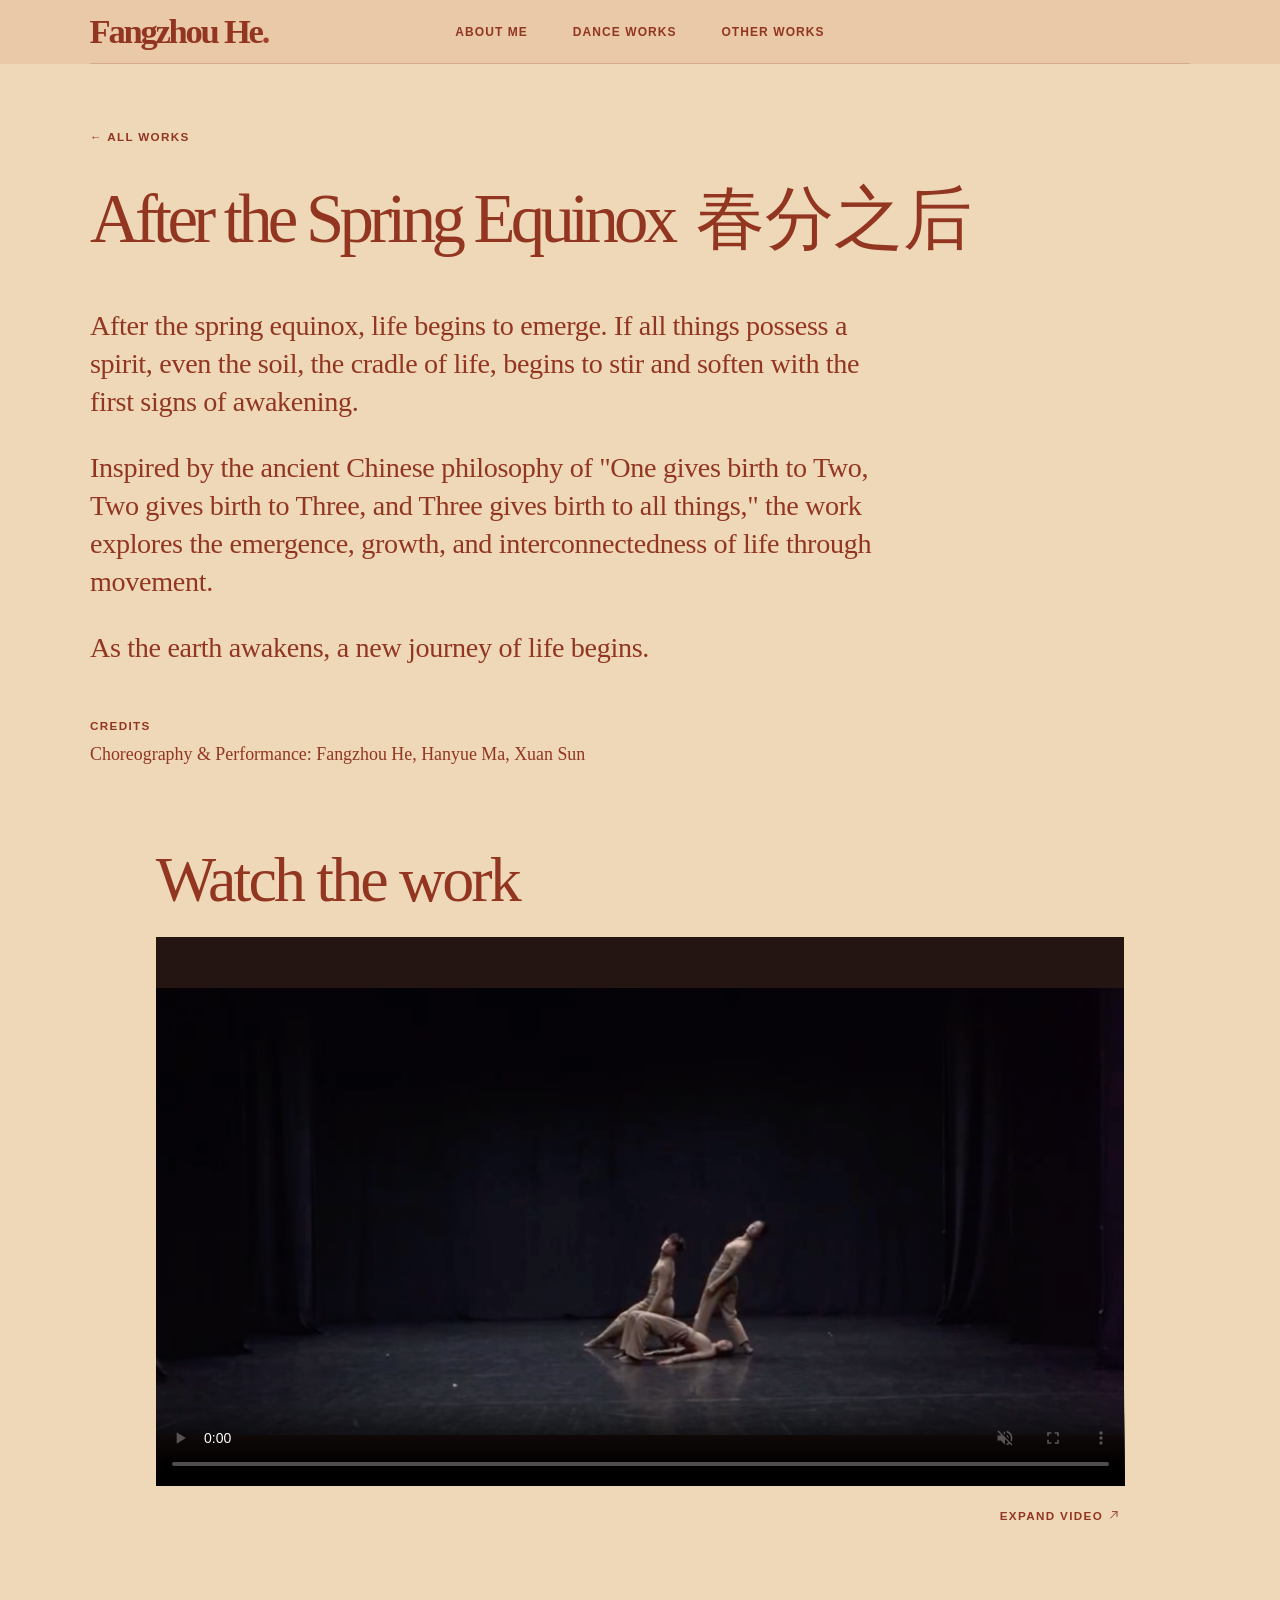
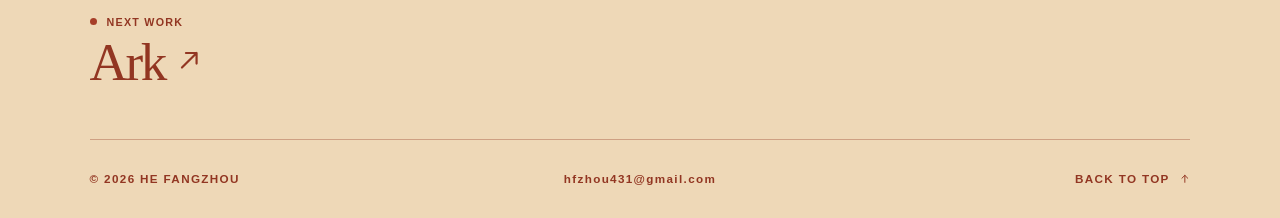
<file: work/after-the-spring-equinox/index.html>
<!doctype html>
<html lang="en" data-type="service">
<head>
  <meta charset="utf-8">
  <meta name="viewport" content="width=device-width, initial-scale=1, viewport-fit=cover">
  <meta name="theme-color" content="#eed8b7">
  <meta name="page-type" content="service">
  <meta name="site-kind" content="other">
  <title>After the Spring Equinox · Fangzhou He</title>
  <meta name="description" content="After the spring equinox, life begins to emerge. If all things possess a spirit, even the soil, the cradle of life, begins to stir and soften with the first signs of awakening.">
  <meta property="og:title" content="After the Spring Equinox · Fangzhou He">
  <meta property="og:description" content="After the spring equinox, life begins to emerge. If all things possess a spirit, even the soil, the cradle of life, begins to stir and soften with the first signs of awakening.">
  <meta property="og:image" content="https://fangzhou-he-movement-works.adaptablejuniper.chatgpt.site/assets/after-the-spring-equinox-cover.png">
  <meta property="og:type" content="website">
  <link rel="icon" href="/assets/mark.svg" type="image/svg+xml">
  <link rel="stylesheet" href="/style.css?v=7cea9eae8b4f">
  
  <script defer src="/interaction/video.js?v=5f6420d07378"></script>
  
  
</head>
<body>
<div id="route-flow"><div class="route-document" data-route-view="">
  <a class="skip" href="#main">Skip to content</a>
  <span id="top"></span>
  <header class="site-header">
    <div class="wrap header-inner">
      <a class="wordmark" href="/" data-section aria-label="Fangzhou He home">Fangzhou He<span>.</span></a>
      <nav aria-label="Main navigation">
        <a href="/about/" data-section ><span class="nav-label">About Me<svg class="nav-underline" viewBox="0 0 100 6" preserveAspectRatio="none" aria-hidden="true" focusable="false">
  <path d="M1 1.5 C25 4.8 66 5.8 99 1.5" pathLength="1" vector-effect="non-scaling-stroke"/>
</svg></span></a><a href="/my-work/" data-section ><span class="nav-label">Dance Works<svg class="nav-underline" viewBox="0 0 100 6" preserveAspectRatio="none" aria-hidden="true" focusable="false">
  <path d="M1 1.5 C25 4.8 66 5.8 99 1.5" pathLength="1" vector-effect="non-scaling-stroke"/>
</svg></span></a><a href="/other-works/" data-section ><span class="nav-label">Other Works<svg class="nav-underline" viewBox="0 0 100 6" preserveAspectRatio="none" aria-hidden="true" focusable="false">
  <path d="M1 1.5 C25 4.8 66 5.8 99 1.5" pathLength="1" vector-effect="non-scaling-stroke"/>
</svg></span></a>
      </nav>
    </div>
  </header>
  <main id="main" tabindex="-1">
      <section class="wrap detail-intro" aria-labelledby="work-title" data-enter>
        <a class="micro text-link back" href="/my-work/">← All works</a>
        <h1 id="work-title" class="detail-title--bilingual detail-title--long">After the Spring Equinox <span lang="zh-Hans">春分之后</span></h1>
        
        
        <div class="project-description prose"><p>After the spring equinox, life begins to emerge. If all things possess a spirit, even the soil, the cradle of life, begins to stir and soften with the first signs of awakening.</p>
<p>Inspired by the ancient Chinese philosophy of &quot;One gives birth to Two, Two gives birth to Three, and Three gives birth to all things,&quot; the work explores the emergence, growth, and interconnectedness of life through movement.</p>
<p>As the earth awakens, a new journey of life begins.</p></div>
        
          <div class="work-facts project-credits">
            <h2 class="micro">Credits</h2><div class="credits"><p>Choreography &amp; Performance: Fangzhou He, Hanyue Ma, Xuan Sun</p></div>
            
          </div>
        
      </section>
      <section class="wrap film" aria-labelledby="film-title">
        <h2 id="film-title">Watch the work</h2>
        
        
          <div class="film-player" style="--film-ratio: 960 / 544">
            <div class="screening-cloth" aria-hidden="true"></div>
            <video controls muted playsinline webkit-playsinline preload="none" poster="/assets/after-the-spring-equinox-cover.png" aria-label="After the Spring Equinox">
              <source src="/assets/after-the-spring-equinox.mp4" type="video/mp4">
              <a href="/assets/after-the-spring-equinox.mp4">Open the video</a>
            </video>
          </div>
          <p class="micro screening-status" data-film-status role="status" hidden>
            <span></span> <a class="text-link" href="/assets/after-the-spring-equinox.mp4" hidden>Open the video <span class="arrow" aria-hidden="true"><svg viewBox="0 0 20 20" fill="none" stroke="currentColor" stroke-width="1.65" stroke-linecap="round" stroke-linejoin="round" focusable="false"><path d="M4.5 15.5 15.5 4.5 M7.5 4.5h8v8"/></svg></span></a>
          </p>
          <div class="screening-actions" hidden>
            <div class="screening-transport" hidden>
              <button class="micro" type="button" data-play-film>Play</button>
              <input type="range" data-film-progress min="0" max="1" step="any" value="0" aria-label="Video position" disabled>
              <output class="screening-time" aria-hidden="true">0:00</output>
              <button class="micro" type="button" data-mute-film>Unmute</button>
              <input type="range" data-film-volume min="0" max="1" step="0.05" value="0" aria-label="Volume">
            </div>
            <button class="micro" type="button" data-film-view hidden>Flat view</button>
            <button class="micro" type="button" data-expand-film aria-haspopup="dialog">Expand video <span class="arrow" aria-hidden="true"><svg viewBox="0 0 20 20" fill="none" stroke="currentColor" stroke-width="1.65" stroke-linecap="round" stroke-linejoin="round" focusable="false"><path d="M4.5 15.5 15.5 4.5 M7.5 4.5h8v8"/></svg></span></button>
          </div>
          <dialog class="film-dialog" aria-label="After the Spring Equinox expanded video">
            <div class="screening">
              <div class="screening-header">
                <p class="micro">After the Spring Equinox</p>
                <button class="micro" type="button" data-close-film autofocus>Close <span aria-hidden="true">×</span></button>
              </div>
              <div class="screening-stage" style="--film-ratio: 960 / 544"></div>
            </div>
          </dialog>
      </section>
      <section class="wrap closing" aria-labelledby="next-work">
        <p class="micro kicker"><span class="dot"></span> Next work</p>
        <h2 id="next-work"><a href="/work/ark/">Ark <span class="arrow" aria-hidden="true"><svg viewBox="0 0 20 20" fill="none" stroke="currentColor" stroke-width="1.65" stroke-linecap="round" stroke-linejoin="round" focusable="false"><path d="M4.5 15.5 15.5 4.5 M7.5 4.5h8v8"/></svg></span></a></h2>
      </section></main>
  <footer class="wrap footer">
    <span class="micro">© 2026 HE FANGZHOU</span>
    <a class="micro footer-link footer-email" href="mailto:hfzhou431@gmail.com">hfzhou431@gmail.com</a>
    <a class="micro footer-link" href="#top">Back to top <span class="arrow" aria-hidden="true"><svg viewBox="0 0 20 20" fill="none" stroke="currentColor" stroke-width="1.65" stroke-linecap="round" stroke-linejoin="round" focusable="false"><path d="M10 16V4 M5 9l5-5 5 5"/></svg></span></a>
  </footer>
</div></div>
</body>
</html>
</file>
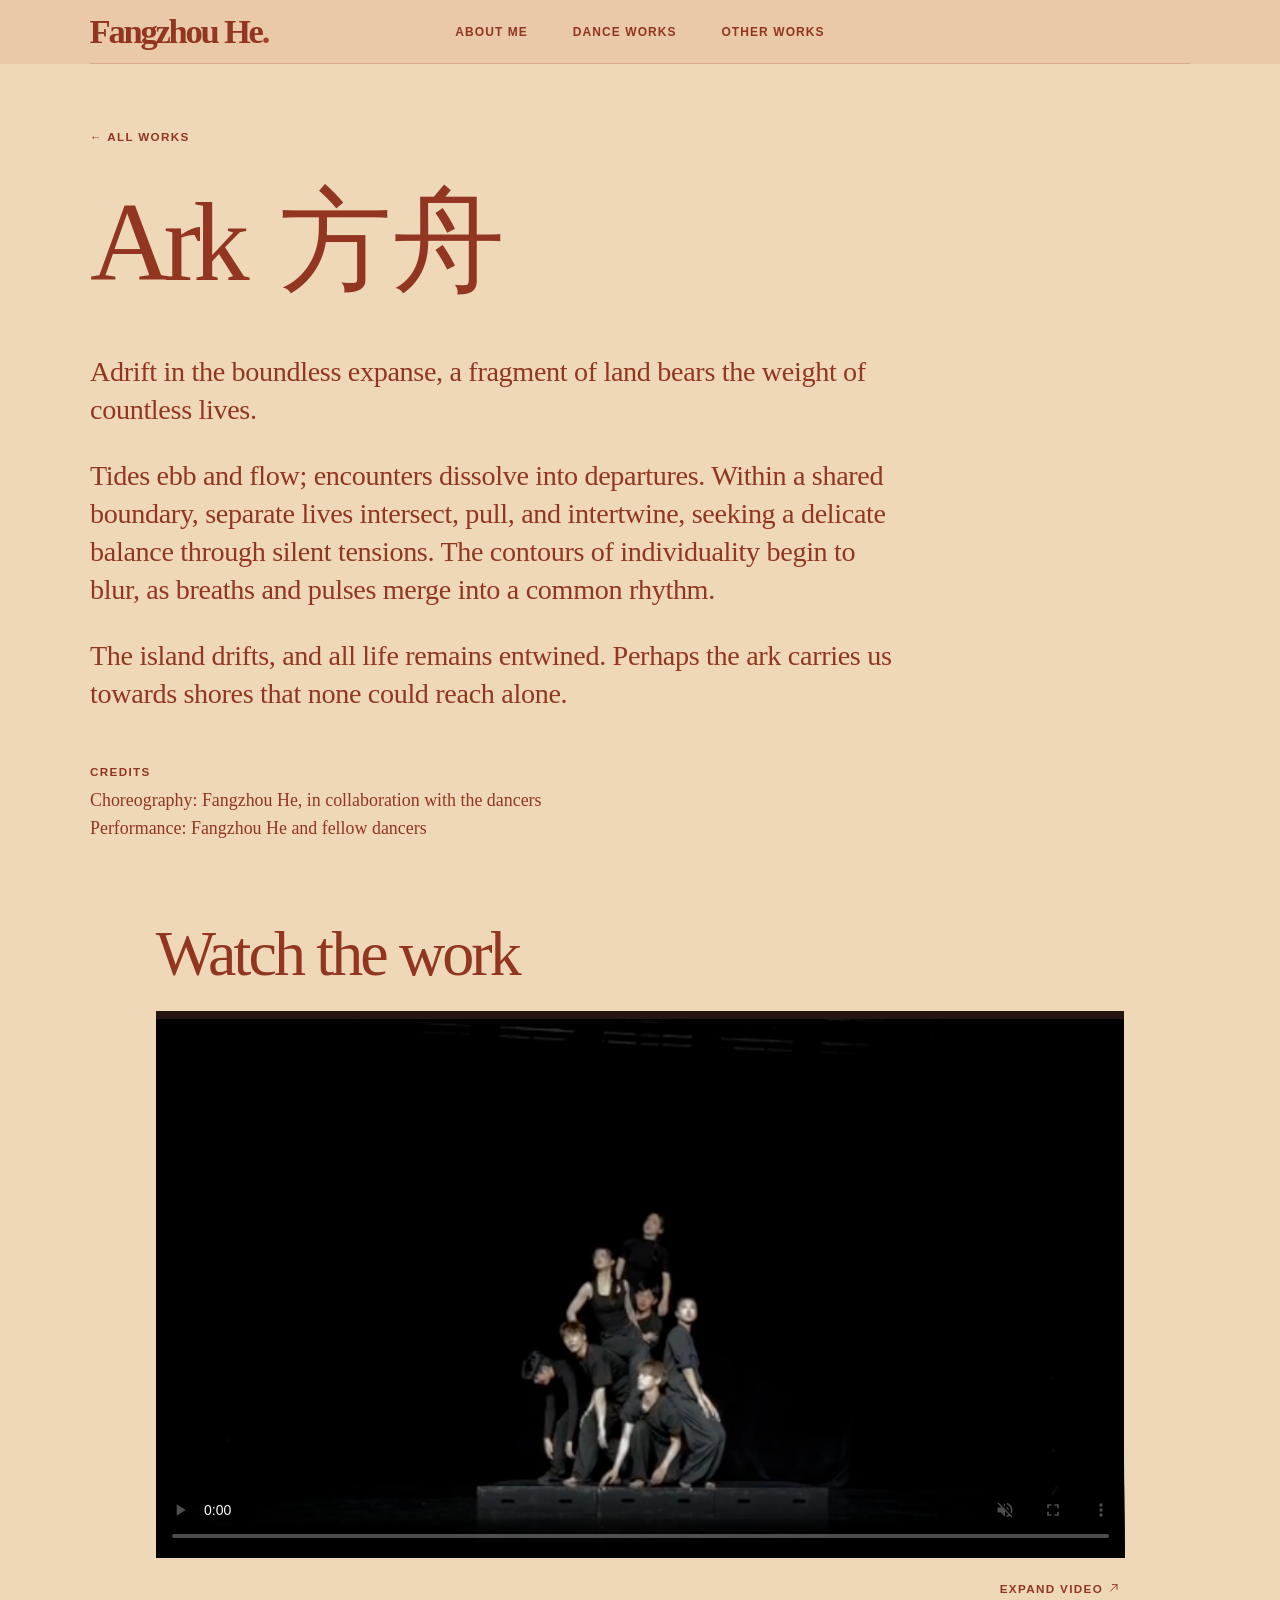
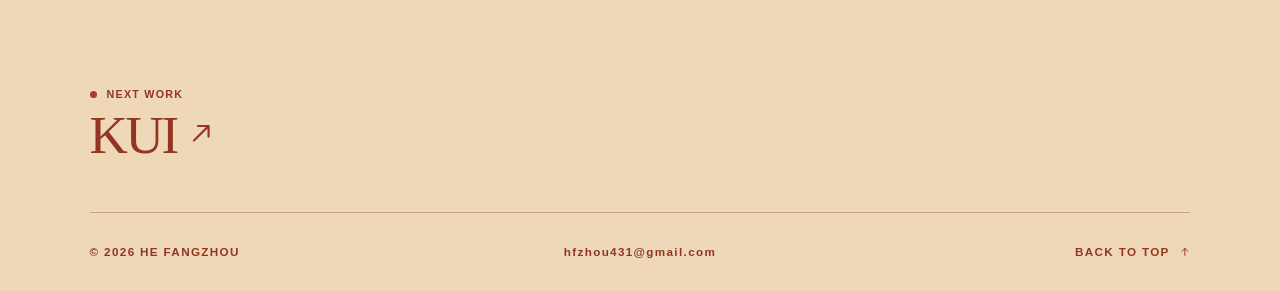
<file: work/ark/index.html>
<!doctype html>
<html lang="en" data-type="service">
<head>
  <meta charset="utf-8">
  <meta name="viewport" content="width=device-width, initial-scale=1, viewport-fit=cover">
  <meta name="theme-color" content="#eed8b7">
  <meta name="page-type" content="service">
  <meta name="site-kind" content="other">
  <title>Ark · Fangzhou He</title>
  <meta name="description" content="Adrift in the boundless expanse, a fragment of land bears the weight of countless lives.">
  <meta property="og:title" content="Ark · Fangzhou He">
  <meta property="og:description" content="Adrift in the boundless expanse, a fragment of land bears the weight of countless lives.">
  <meta property="og:image" content="https://fangzhou-he-movement-works.adaptablejuniper.chatgpt.site/assets/ark-cover.png">
  <meta property="og:type" content="website">
  <link rel="icon" href="/assets/mark.svg" type="image/svg+xml">
  <link rel="stylesheet" href="/style.css?v=7cea9eae8b4f">
  
  <script defer src="/interaction/video.js?v=5f6420d07378"></script>
  
  
</head>
<body>
<div id="route-flow"><div class="route-document" data-route-view="">
  <a class="skip" href="#main">Skip to content</a>
  <span id="top"></span>
  <header class="site-header">
    <div class="wrap header-inner">
      <a class="wordmark" href="/" data-section aria-label="Fangzhou He home">Fangzhou He<span>.</span></a>
      <nav aria-label="Main navigation">
        <a href="/about/" data-section ><span class="nav-label">About Me<svg class="nav-underline" viewBox="0 0 100 6" preserveAspectRatio="none" aria-hidden="true" focusable="false">
  <path d="M1 1.5 C25 4.8 66 5.8 99 1.5" pathLength="1" vector-effect="non-scaling-stroke"/>
</svg></span></a><a href="/my-work/" data-section ><span class="nav-label">Dance Works<svg class="nav-underline" viewBox="0 0 100 6" preserveAspectRatio="none" aria-hidden="true" focusable="false">
  <path d="M1 1.5 C25 4.8 66 5.8 99 1.5" pathLength="1" vector-effect="non-scaling-stroke"/>
</svg></span></a><a href="/other-works/" data-section ><span class="nav-label">Other Works<svg class="nav-underline" viewBox="0 0 100 6" preserveAspectRatio="none" aria-hidden="true" focusable="false">
  <path d="M1 1.5 C25 4.8 66 5.8 99 1.5" pathLength="1" vector-effect="non-scaling-stroke"/>
</svg></span></a>
      </nav>
    </div>
  </header>
  <main id="main" tabindex="-1">
      <section class="wrap detail-intro" aria-labelledby="work-title" data-enter>
        <a class="micro text-link back" href="/my-work/">← All works</a>
        <h1 id="work-title" class="detail-title--bilingual">Ark <span lang="zh-Hans">方舟</span></h1>
        
        
        <div class="project-description prose"><p>Adrift in the boundless expanse, a fragment of land bears the weight of countless lives.</p>
<p>Tides ebb and flow; encounters dissolve into departures. Within a shared boundary, separate lives intersect, pull, and intertwine, seeking a delicate balance through silent tensions. The contours of individuality begin to blur, as breaths and pulses merge into a common rhythm.</p>
<p>The island drifts, and all life remains entwined. Perhaps the ark carries us towards shores that none could reach alone.</p></div>
        
          <div class="work-facts project-credits">
            <h2 class="micro">Credits</h2><div class="credits"><p>Choreography: Fangzhou He, in collaboration with the dancers</p>
<p>Performance: Fangzhou He and fellow dancers</p></div>
            
          </div>
        
      </section>
      <section class="wrap film" aria-labelledby="film-title">
        <h2 id="film-title">Watch the work</h2>
        
        
          <div class="film-player" style="--film-ratio: 768 / 434">
            <div class="screening-cloth" aria-hidden="true"></div>
            <video controls muted playsinline webkit-playsinline preload="none" poster="/assets/ark-cover.png" aria-label="Ark">
              <source src="/assets/ark.mp4" type="video/mp4">
              <a href="/assets/ark.mp4">Open the video</a>
            </video>
          </div>
          <p class="micro screening-status" data-film-status role="status" hidden>
            <span></span> <a class="text-link" href="/assets/ark.mp4" hidden>Open the video <span class="arrow" aria-hidden="true"><svg viewBox="0 0 20 20" fill="none" stroke="currentColor" stroke-width="1.65" stroke-linecap="round" stroke-linejoin="round" focusable="false"><path d="M4.5 15.5 15.5 4.5 M7.5 4.5h8v8"/></svg></span></a>
          </p>
          <div class="screening-actions" hidden>
            <div class="screening-transport" hidden>
              <button class="micro" type="button" data-play-film>Play</button>
              <input type="range" data-film-progress min="0" max="1" step="any" value="0" aria-label="Video position" disabled>
              <output class="screening-time" aria-hidden="true">0:00</output>
              <button class="micro" type="button" data-mute-film>Unmute</button>
              <input type="range" data-film-volume min="0" max="1" step="0.05" value="0" aria-label="Volume">
            </div>
            <button class="micro" type="button" data-film-view hidden>Flat view</button>
            <button class="micro" type="button" data-expand-film aria-haspopup="dialog">Expand video <span class="arrow" aria-hidden="true"><svg viewBox="0 0 20 20" fill="none" stroke="currentColor" stroke-width="1.65" stroke-linecap="round" stroke-linejoin="round" focusable="false"><path d="M4.5 15.5 15.5 4.5 M7.5 4.5h8v8"/></svg></span></button>
          </div>
          <dialog class="film-dialog" aria-label="Ark expanded video">
            <div class="screening">
              <div class="screening-header">
                <p class="micro">Ark</p>
                <button class="micro" type="button" data-close-film autofocus>Close <span aria-hidden="true">×</span></button>
              </div>
              <div class="screening-stage" style="--film-ratio: 768 / 434"></div>
            </div>
          </dialog>
      </section>
      <section class="wrap closing" aria-labelledby="next-work">
        <p class="micro kicker"><span class="dot"></span> Next work</p>
        <h2 id="next-work"><a href="/work/kui/">KUI <span class="arrow" aria-hidden="true"><svg viewBox="0 0 20 20" fill="none" stroke="currentColor" stroke-width="1.65" stroke-linecap="round" stroke-linejoin="round" focusable="false"><path d="M4.5 15.5 15.5 4.5 M7.5 4.5h8v8"/></svg></span></a></h2>
      </section></main>
  <footer class="wrap footer">
    <span class="micro">© 2026 HE FANGZHOU</span>
    <a class="micro footer-link footer-email" href="mailto:hfzhou431@gmail.com">hfzhou431@gmail.com</a>
    <a class="micro footer-link" href="#top">Back to top <span class="arrow" aria-hidden="true"><svg viewBox="0 0 20 20" fill="none" stroke="currentColor" stroke-width="1.65" stroke-linecap="round" stroke-linejoin="round" focusable="false"><path d="M10 16V4 M5 9l5-5 5 5"/></svg></span></a>
  </footer>
</div></div>
</body>
</html>
</file>
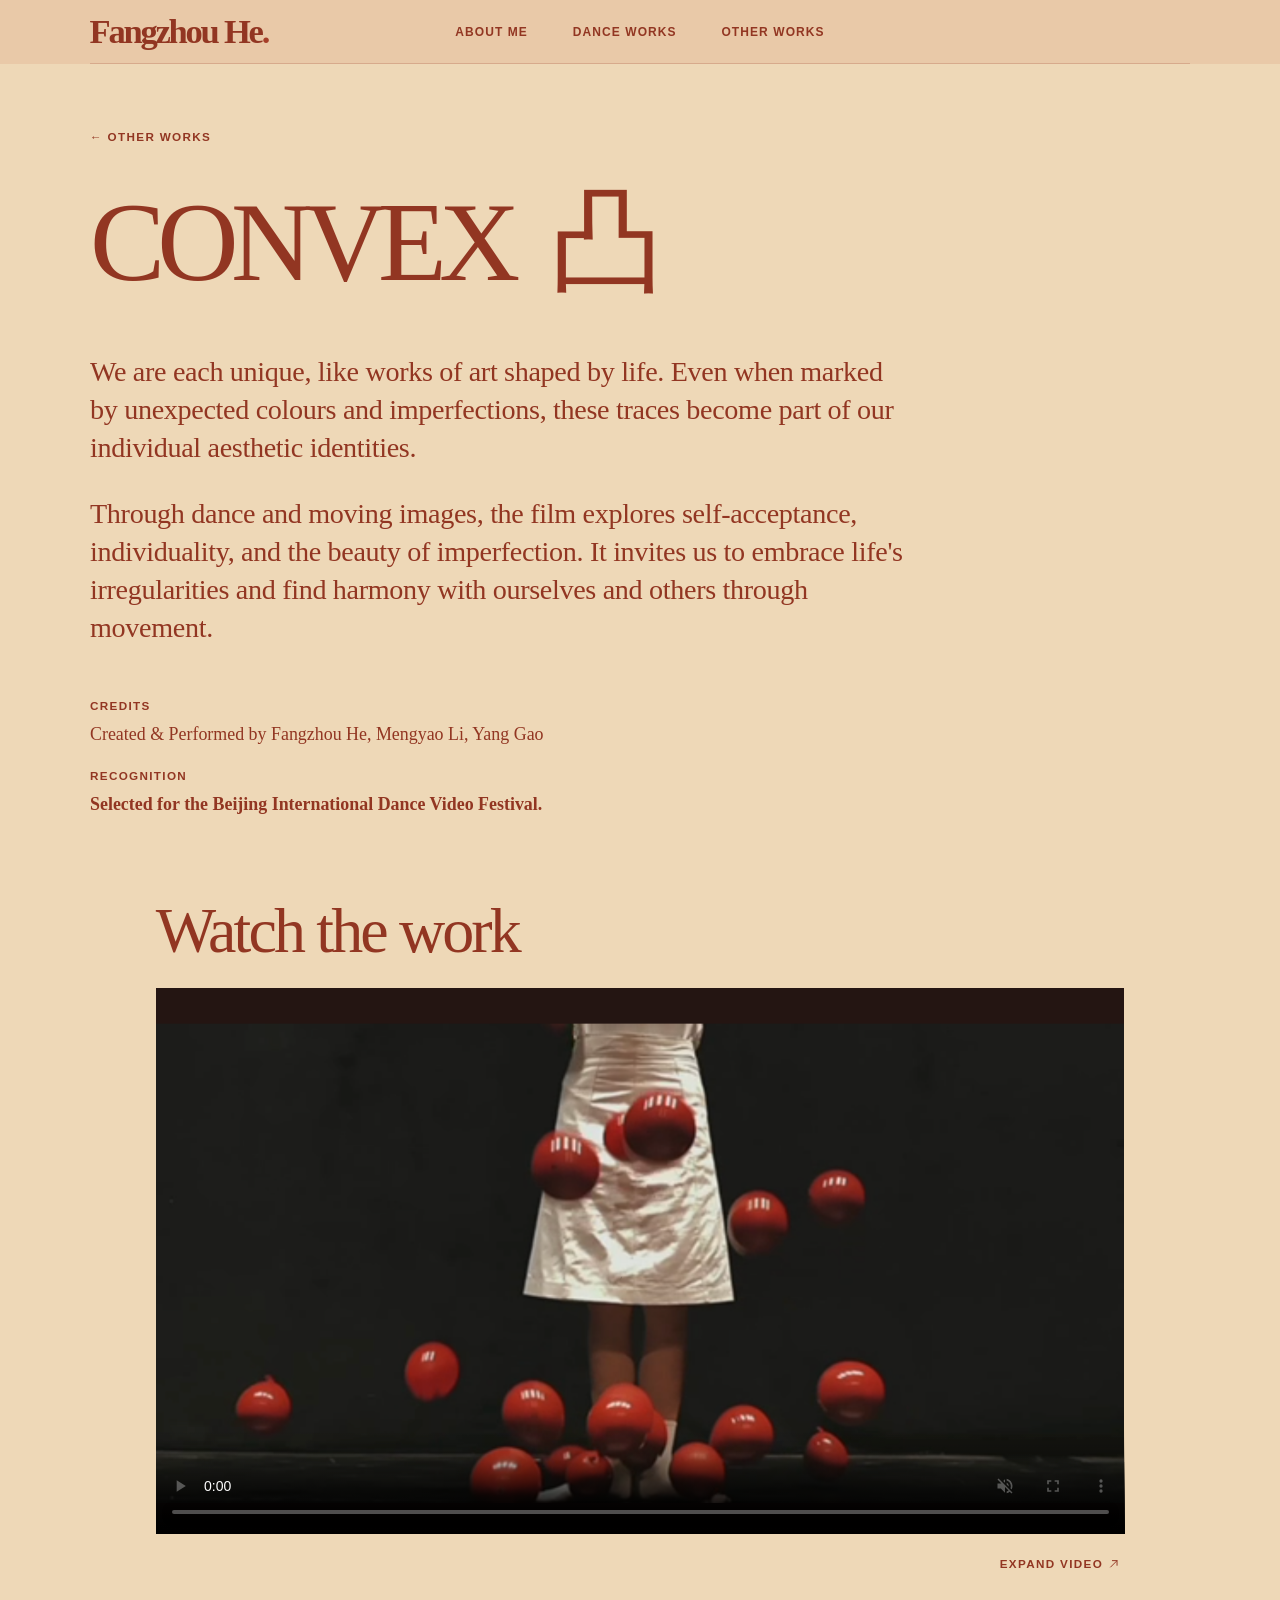
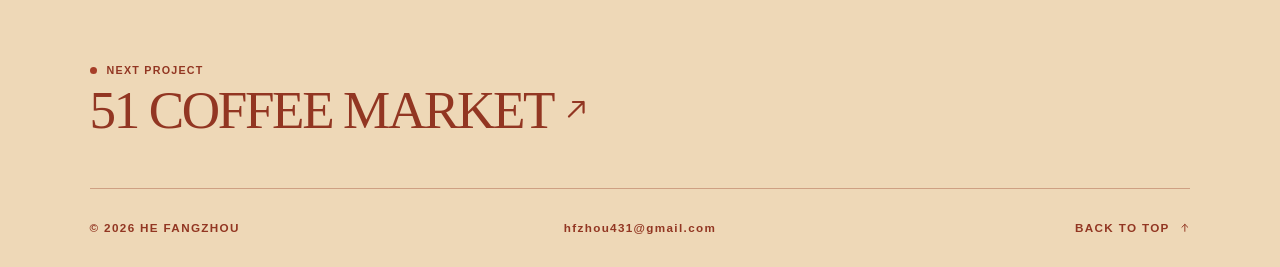
<file: work/convex/index.html>
<!doctype html>
<html lang="en" data-type="service">
<head>
  <meta charset="utf-8">
  <meta name="viewport" content="width=device-width, initial-scale=1, viewport-fit=cover">
  <meta name="theme-color" content="#eed8b7">
  <meta name="page-type" content="service">
  <meta name="site-kind" content="other">
  <title>CONVEX · Fangzhou He</title>
  <meta name="description" content="We are each unique, like works of art shaped by life. Even when marked by unexpected colours and imperfections, these traces become part of our individual aesthetic identities.">
  <meta property="og:title" content="CONVEX · Fangzhou He">
  <meta property="og:description" content="We are each unique, like works of art shaped by life. Even when marked by unexpected colours and imperfections, these traces become part of our individual aesthetic identities.">
  <meta property="og:image" content="https://fangzhou-he-movement-works.adaptablejuniper.chatgpt.site/assets/convex-cover.png">
  <meta property="og:type" content="website">
  <link rel="icon" href="/assets/mark.svg" type="image/svg+xml">
  <link rel="stylesheet" href="/style.css?v=7cea9eae8b4f">
  
  <script defer src="/interaction/video.js?v=5f6420d07378"></script>
  
  
</head>
<body>
<div id="route-flow"><div class="route-document" data-route-view="">
  <a class="skip" href="#main">Skip to content</a>
  <span id="top"></span>
  <header class="site-header">
    <div class="wrap header-inner">
      <a class="wordmark" href="/" data-section aria-label="Fangzhou He home">Fangzhou He<span>.</span></a>
      <nav aria-label="Main navigation">
        <a href="/about/" data-section ><span class="nav-label">About Me<svg class="nav-underline" viewBox="0 0 100 6" preserveAspectRatio="none" aria-hidden="true" focusable="false">
  <path d="M1 1.5 C25 4.8 66 5.8 99 1.5" pathLength="1" vector-effect="non-scaling-stroke"/>
</svg></span></a><a href="/my-work/" data-section ><span class="nav-label">Dance Works<svg class="nav-underline" viewBox="0 0 100 6" preserveAspectRatio="none" aria-hidden="true" focusable="false">
  <path d="M1 1.5 C25 4.8 66 5.8 99 1.5" pathLength="1" vector-effect="non-scaling-stroke"/>
</svg></span></a><a href="/other-works/" data-section ><span class="nav-label">Other Works<svg class="nav-underline" viewBox="0 0 100 6" preserveAspectRatio="none" aria-hidden="true" focusable="false">
  <path d="M1 1.5 C25 4.8 66 5.8 99 1.5" pathLength="1" vector-effect="non-scaling-stroke"/>
</svg></span></a>
      </nav>
    </div>
  </header>
  <main id="main" tabindex="-1">
      <section class="wrap detail-intro" aria-labelledby="work-title" data-enter>
        <a class="micro text-link back" href="/other-works/">← Other Works</a>
        <h1 id="work-title" class="detail-title--bilingual">CONVEX <span lang="zh-Hans">凸</span></h1>
        
        
        <div class="project-description prose"><p>We are each unique, like works of art shaped by life. Even when marked by unexpected colours and imperfections, these traces become part of our individual aesthetic identities.</p>
<p>Through dance and moving images, the film explores self-acceptance, individuality, and the beauty of imperfection. It invites us to embrace life&#39;s irregularities and find harmony with ourselves and others through movement.</p></div>
        
          <div class="work-facts project-credits">
            <h2 class="micro">Credits</h2><div class="credits"><p>Created &amp; Performed by Fangzhou He, Mengyao Li, Yang Gao</p></div>
            <h2 class="micro">Recognition</h2><div class="recognition"><p>Selected for the Beijing International Dance Video Festival.</p></div>
          </div>
        
      </section>
      <section class="wrap film" aria-labelledby="film-title">
        <h2 id="film-title">Watch the work</h2>
        
        
          <div class="film-player" style="--film-ratio: 568 / 320">
            <div class="screening-cloth" aria-hidden="true"></div>
            <video controls muted playsinline webkit-playsinline preload="none" poster="/assets/convex-cover.png" aria-label="CONVEX">
              <source src="/assets/convex.mp4" type="video/mp4">
              <a href="/assets/convex.mp4">Open the video</a>
            </video>
          </div>
          <p class="micro screening-status" data-film-status role="status" hidden>
            <span></span> <a class="text-link" href="/assets/convex.mp4" hidden>Open the video <span class="arrow" aria-hidden="true"><svg viewBox="0 0 20 20" fill="none" stroke="currentColor" stroke-width="1.65" stroke-linecap="round" stroke-linejoin="round" focusable="false"><path d="M4.5 15.5 15.5 4.5 M7.5 4.5h8v8"/></svg></span></a>
          </p>
          <div class="screening-actions" hidden>
            <div class="screening-transport" hidden>
              <button class="micro" type="button" data-play-film>Play</button>
              <input type="range" data-film-progress min="0" max="1" step="any" value="0" aria-label="Video position" disabled>
              <output class="screening-time" aria-hidden="true">0:00</output>
              <button class="micro" type="button" data-mute-film>Unmute</button>
              <input type="range" data-film-volume min="0" max="1" step="0.05" value="0" aria-label="Volume">
            </div>
            <button class="micro" type="button" data-film-view hidden>Flat view</button>
            <button class="micro" type="button" data-expand-film aria-haspopup="dialog">Expand video <span class="arrow" aria-hidden="true"><svg viewBox="0 0 20 20" fill="none" stroke="currentColor" stroke-width="1.65" stroke-linecap="round" stroke-linejoin="round" focusable="false"><path d="M4.5 15.5 15.5 4.5 M7.5 4.5h8v8"/></svg></span></button>
          </div>
          <dialog class="film-dialog" aria-label="CONVEX expanded video">
            <div class="screening">
              <div class="screening-header">
                <p class="micro">CONVEX</p>
                <button class="micro" type="button" data-close-film autofocus>Close <span aria-hidden="true">×</span></button>
              </div>
              <div class="screening-stage" style="--film-ratio: 568 / 320"></div>
            </div>
          </dialog>
      </section>
      <section class="wrap closing" aria-labelledby="next-work">
        <p class="micro kicker"><span class="dot"></span> Next project</p>
        <h2 id="next-work"><a href="/other-works/51-coffee-market/">51 COFFEE MARKET <span class="arrow" aria-hidden="true"><svg viewBox="0 0 20 20" fill="none" stroke="currentColor" stroke-width="1.65" stroke-linecap="round" stroke-linejoin="round" focusable="false"><path d="M4.5 15.5 15.5 4.5 M7.5 4.5h8v8"/></svg></span></a></h2>
      </section></main>
  <footer class="wrap footer">
    <span class="micro">© 2026 HE FANGZHOU</span>
    <a class="micro footer-link footer-email" href="mailto:hfzhou431@gmail.com">hfzhou431@gmail.com</a>
    <a class="micro footer-link" href="#top">Back to top <span class="arrow" aria-hidden="true"><svg viewBox="0 0 20 20" fill="none" stroke="currentColor" stroke-width="1.65" stroke-linecap="round" stroke-linejoin="round" focusable="false"><path d="M10 16V4 M5 9l5-5 5 5"/></svg></span></a>
  </footer>
</div></div>
</body>
</html>
</file>
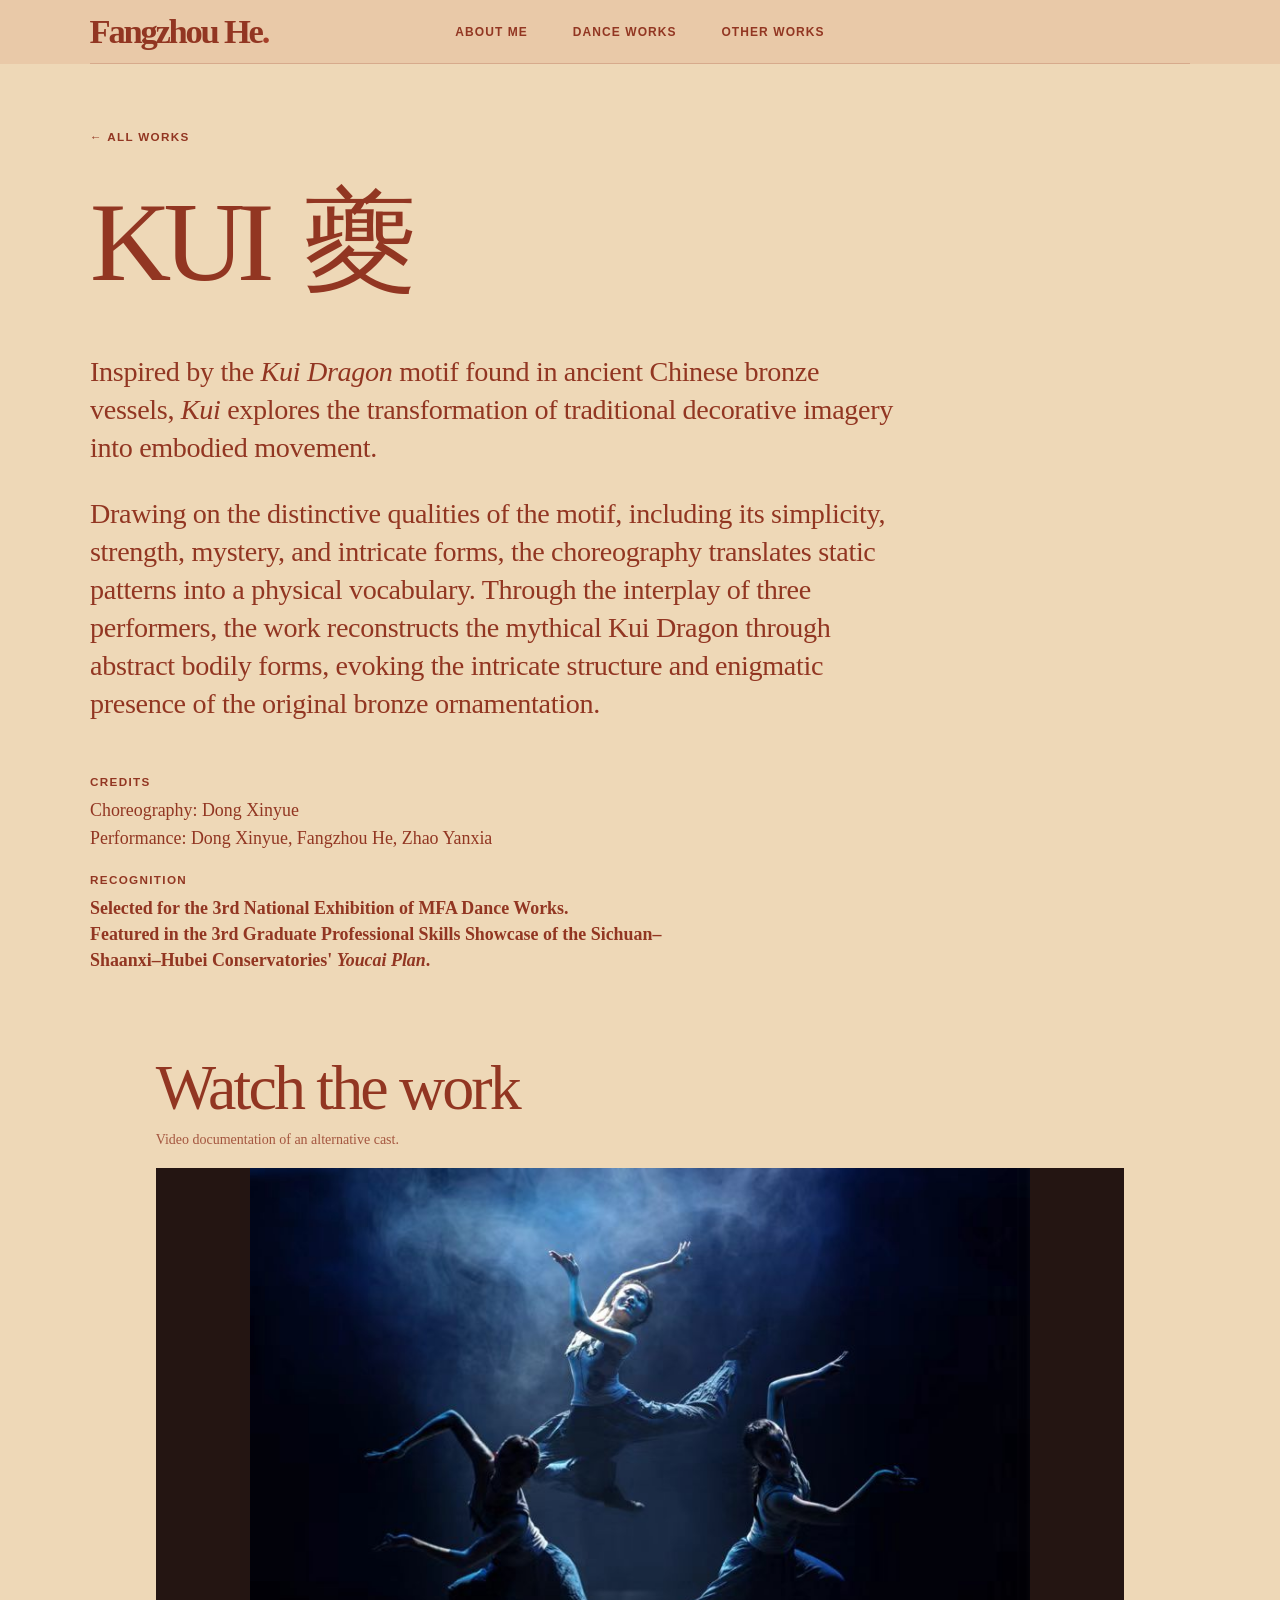
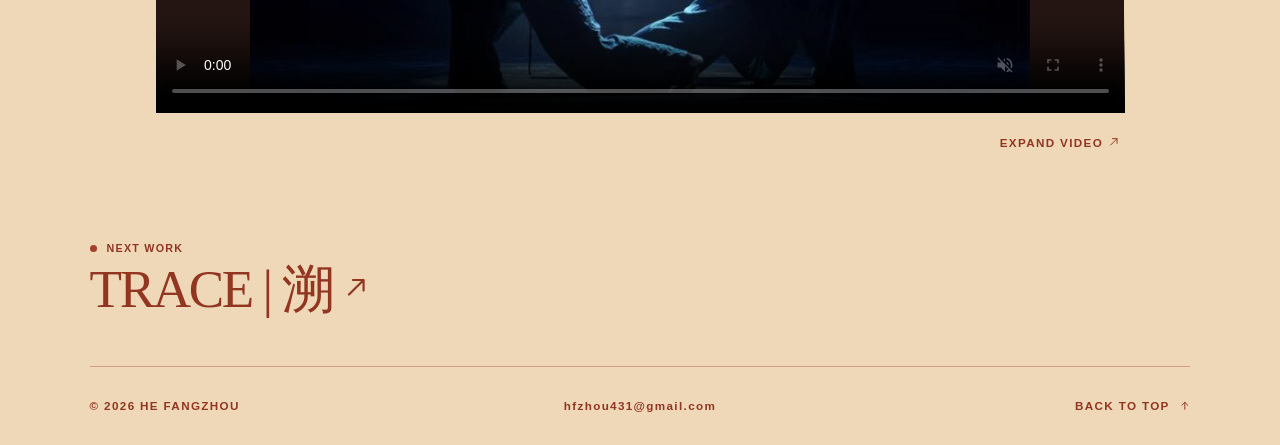
<file: work/kui/index.html>
<!doctype html>
<html lang="en" data-type="service">
<head>
  <meta charset="utf-8">
  <meta name="viewport" content="width=device-width, initial-scale=1, viewport-fit=cover">
  <meta name="theme-color" content="#eed8b7">
  <meta name="page-type" content="service">
  <meta name="site-kind" content="other">
  <title>KUI · Fangzhou He</title>
  <meta name="description" content="Inspired by the Kui Dragon motif found in ancient Chinese bronze vessels, Kui explores the transformation of traditional decorative imagery into embodied movement.">
  <meta property="og:title" content="KUI · Fangzhou He">
  <meta property="og:description" content="Inspired by the Kui Dragon motif found in ancient Chinese bronze vessels, Kui explores the transformation of traditional decorative imagery into embodied movement.">
  <meta property="og:image" content="https://fangzhou-he-movement-works.adaptablejuniper.chatgpt.site/assets/kui.jpg">
  <meta property="og:type" content="website">
  <link rel="icon" href="/assets/mark.svg" type="image/svg+xml">
  <link rel="stylesheet" href="/style.css?v=7cea9eae8b4f">
  
  <script defer src="/interaction/video.js?v=5f6420d07378"></script>
  
  
</head>
<body>
<div id="route-flow"><div class="route-document" data-route-view="">
  <a class="skip" href="#main">Skip to content</a>
  <span id="top"></span>
  <header class="site-header">
    <div class="wrap header-inner">
      <a class="wordmark" href="/" data-section aria-label="Fangzhou He home">Fangzhou He<span>.</span></a>
      <nav aria-label="Main navigation">
        <a href="/about/" data-section ><span class="nav-label">About Me<svg class="nav-underline" viewBox="0 0 100 6" preserveAspectRatio="none" aria-hidden="true" focusable="false">
  <path d="M1 1.5 C25 4.8 66 5.8 99 1.5" pathLength="1" vector-effect="non-scaling-stroke"/>
</svg></span></a><a href="/my-work/" data-section ><span class="nav-label">Dance Works<svg class="nav-underline" viewBox="0 0 100 6" preserveAspectRatio="none" aria-hidden="true" focusable="false">
  <path d="M1 1.5 C25 4.8 66 5.8 99 1.5" pathLength="1" vector-effect="non-scaling-stroke"/>
</svg></span></a><a href="/other-works/" data-section ><span class="nav-label">Other Works<svg class="nav-underline" viewBox="0 0 100 6" preserveAspectRatio="none" aria-hidden="true" focusable="false">
  <path d="M1 1.5 C25 4.8 66 5.8 99 1.5" pathLength="1" vector-effect="non-scaling-stroke"/>
</svg></span></a>
      </nav>
    </div>
  </header>
  <main id="main" tabindex="-1">
      <section class="wrap detail-intro" aria-labelledby="work-title" data-enter>
        <a class="micro text-link back" href="/my-work/">← All works</a>
        <h1 id="work-title" class="detail-title--bilingual">KUI <span lang="zh-Hans">夔</span></h1>
        
        
        <div class="project-description prose"><p>Inspired by the <em>Kui Dragon</em> motif found in ancient Chinese bronze vessels, <em>Kui</em> explores the transformation of traditional decorative imagery into embodied movement.</p>
<p>Drawing on the distinctive qualities of the motif, including its simplicity, strength, mystery, and intricate forms, the choreography translates static patterns into a physical vocabulary. Through the interplay of three performers, the work reconstructs the mythical Kui Dragon through abstract bodily forms, evoking the intricate structure and enigmatic presence of the original bronze ornamentation.</p></div>
        
          <div class="work-facts project-credits">
            <h2 class="micro">Credits</h2><div class="credits"><p>Choreography: Dong Xinyue</p>
<p>Performance: Dong Xinyue, Fangzhou He, Zhao Yanxia</p></div>
            <h2 class="micro">Recognition</h2><div class="recognition"><p>Selected for the 3rd National Exhibition of MFA Dance Works.</p><p>Featured in the 3rd Graduate Professional Skills Showcase of the Sichuan–Shaanxi–Hubei Conservatories&#39; <em>Youcai Plan</em>.</p></div>
          </div>
        
      </section>
      <section class="wrap film" aria-labelledby="film-title">
        <h2 id="film-title">Watch the work</h2>
        <p class="film-note">Video documentation of an alternative cast.</p>
        
          <div class="film-player" style="--film-ratio: 768 / 432">
            <div class="screening-cloth" aria-hidden="true"></div>
            <video controls muted playsinline webkit-playsinline preload="none" poster="/assets/kui.jpg" aria-label="KUI">
              <source src="/assets/kui.mp4" type="video/mp4">
              <a href="/assets/kui.mp4">Open the video</a>
            </video>
          </div>
          <p class="micro screening-status" data-film-status role="status" hidden>
            <span></span> <a class="text-link" href="/assets/kui.mp4" hidden>Open the video <span class="arrow" aria-hidden="true"><svg viewBox="0 0 20 20" fill="none" stroke="currentColor" stroke-width="1.65" stroke-linecap="round" stroke-linejoin="round" focusable="false"><path d="M4.5 15.5 15.5 4.5 M7.5 4.5h8v8"/></svg></span></a>
          </p>
          <div class="screening-actions" hidden>
            <div class="screening-transport" hidden>
              <button class="micro" type="button" data-play-film>Play</button>
              <input type="range" data-film-progress min="0" max="1" step="any" value="0" aria-label="Video position" disabled>
              <output class="screening-time" aria-hidden="true">0:00</output>
              <button class="micro" type="button" data-mute-film>Unmute</button>
              <input type="range" data-film-volume min="0" max="1" step="0.05" value="0" aria-label="Volume">
            </div>
            <button class="micro" type="button" data-film-view hidden>Flat view</button>
            <button class="micro" type="button" data-expand-film aria-haspopup="dialog">Expand video <span class="arrow" aria-hidden="true"><svg viewBox="0 0 20 20" fill="none" stroke="currentColor" stroke-width="1.65" stroke-linecap="round" stroke-linejoin="round" focusable="false"><path d="M4.5 15.5 15.5 4.5 M7.5 4.5h8v8"/></svg></span></button>
          </div>
          <dialog class="film-dialog" aria-label="KUI expanded video">
            <div class="screening">
              <div class="screening-header">
                <p class="micro">KUI</p>
                <button class="micro" type="button" data-close-film autofocus>Close <span aria-hidden="true">×</span></button>
              </div>
              <div class="screening-stage" style="--film-ratio: 768 / 432"></div>
            </div>
          </dialog>
      </section>
      <section class="wrap closing" aria-labelledby="next-work">
        <p class="micro kicker"><span class="dot"></span> Next work</p>
        <h2 id="next-work"><a href="/work/trace/">TRACE | <span lang="zh-Hans">溯</span> <span class="arrow" aria-hidden="true"><svg viewBox="0 0 20 20" fill="none" stroke="currentColor" stroke-width="1.65" stroke-linecap="round" stroke-linejoin="round" focusable="false"><path d="M4.5 15.5 15.5 4.5 M7.5 4.5h8v8"/></svg></span></a></h2>
      </section></main>
  <footer class="wrap footer">
    <span class="micro">© 2026 HE FANGZHOU</span>
    <a class="micro footer-link footer-email" href="mailto:hfzhou431@gmail.com">hfzhou431@gmail.com</a>
    <a class="micro footer-link" href="#top">Back to top <span class="arrow" aria-hidden="true"><svg viewBox="0 0 20 20" fill="none" stroke="currentColor" stroke-width="1.65" stroke-linecap="round" stroke-linejoin="round" focusable="false"><path d="M10 16V4 M5 9l5-5 5 5"/></svg></span></a>
  </footer>
</div></div>
</body>
</html>
</file>
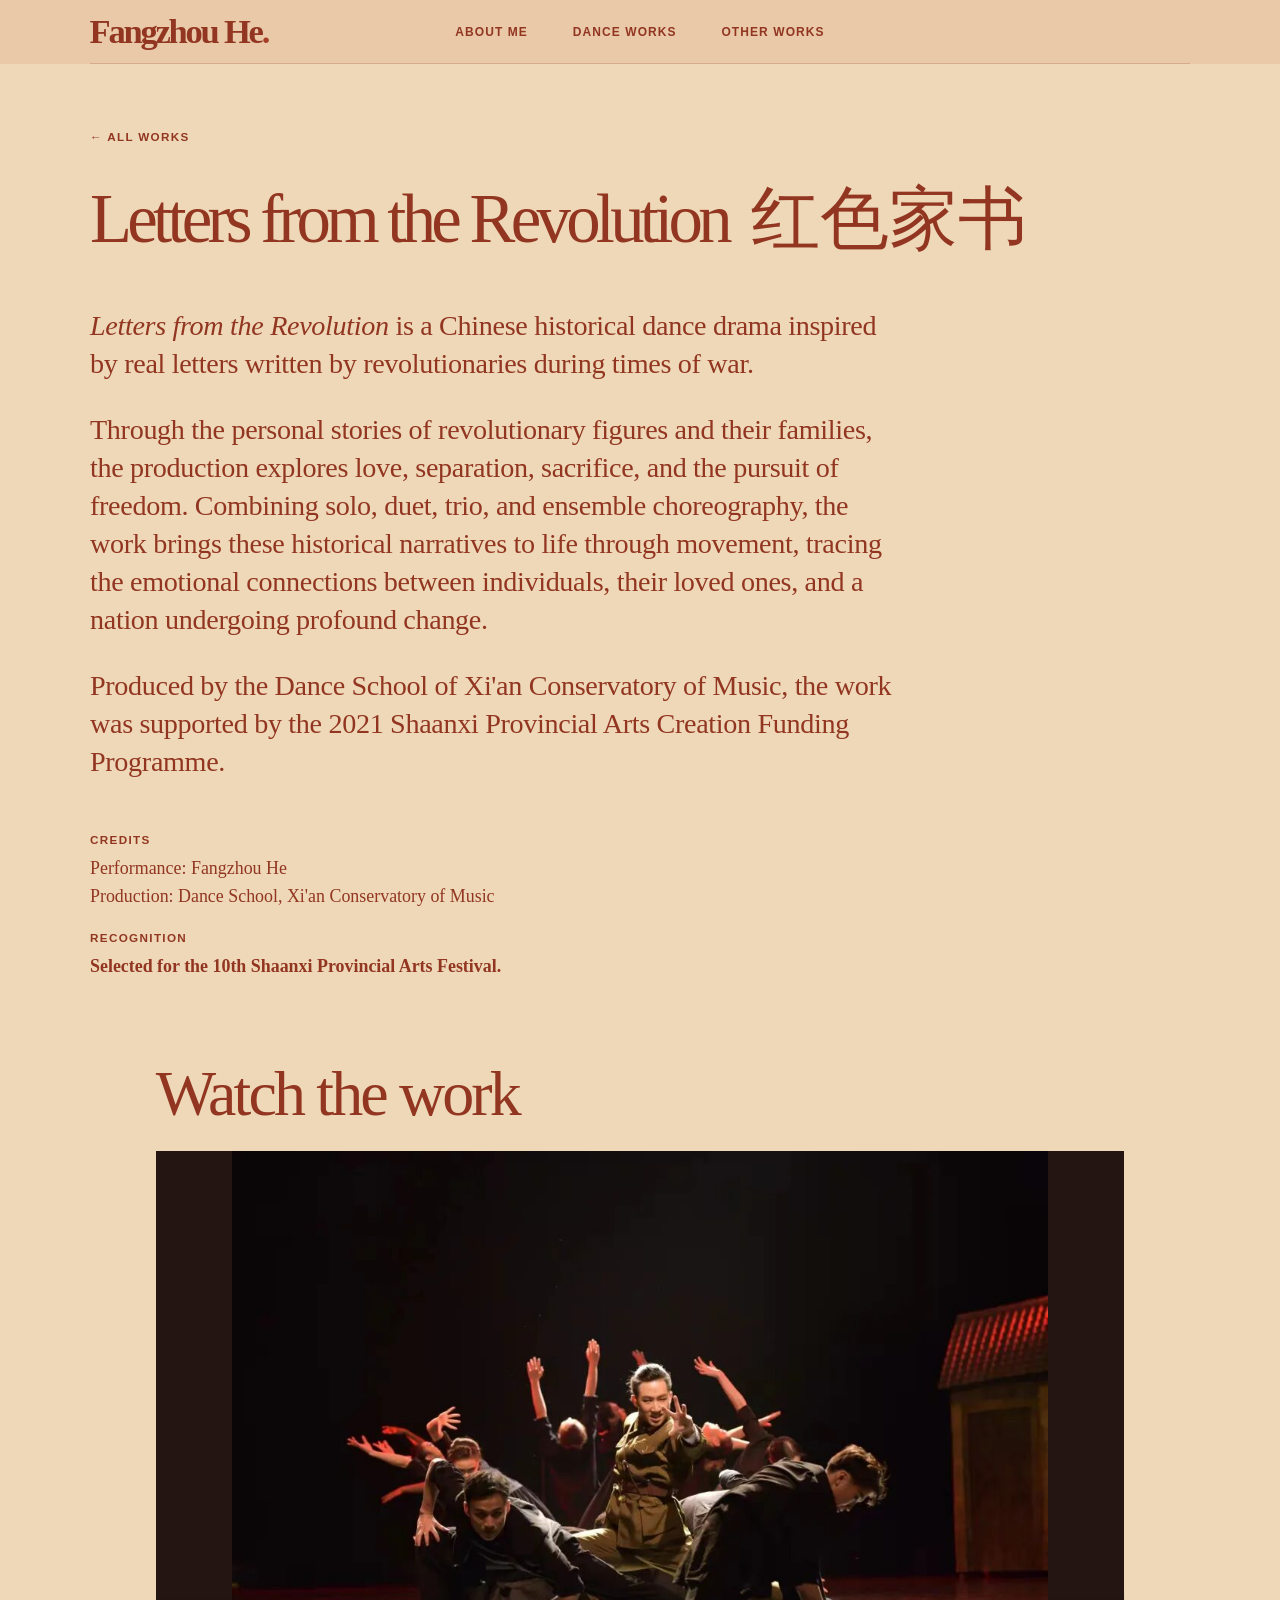
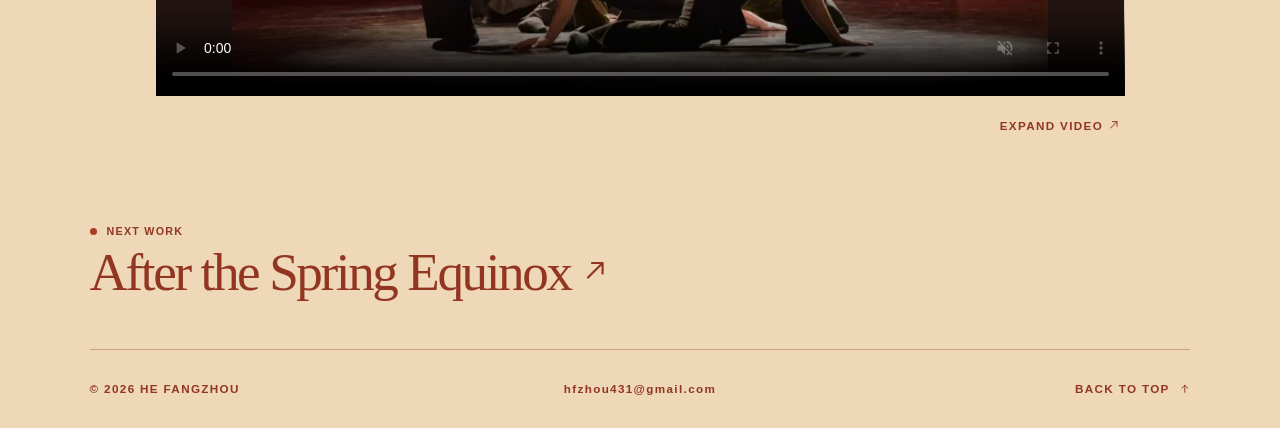
<file: work/letters-from-the-revolution/index.html>
<!doctype html>
<html lang="en" data-type="service">
<head>
  <meta charset="utf-8">
  <meta name="viewport" content="width=device-width, initial-scale=1, viewport-fit=cover">
  <meta name="theme-color" content="#eed8b7">
  <meta name="page-type" content="service">
  <meta name="site-kind" content="other">
  <title>Letters from the Revolution · Fangzhou He</title>
  <meta name="description" content="Letters from the Revolution is a Chinese historical dance drama inspired by real letters written by revolutionaries during times of war.">
  <meta property="og:title" content="Letters from the Revolution · Fangzhou He">
  <meta property="og:description" content="Letters from the Revolution is a Chinese historical dance drama inspired by real letters written by revolutionaries during times of war.">
  <meta property="og:image" content="https://fangzhou-he-movement-works.adaptablejuniper.chatgpt.site/assets/letters-from-the-revolution.jpg">
  <meta property="og:type" content="website">
  <link rel="icon" href="/assets/mark.svg" type="image/svg+xml">
  <link rel="stylesheet" href="/style.css?v=7cea9eae8b4f">
  
  <script defer src="/interaction/video.js?v=5f6420d07378"></script>
  
  
</head>
<body>
<div id="route-flow"><div class="route-document" data-route-view="">
  <a class="skip" href="#main">Skip to content</a>
  <span id="top"></span>
  <header class="site-header">
    <div class="wrap header-inner">
      <a class="wordmark" href="/" data-section aria-label="Fangzhou He home">Fangzhou He<span>.</span></a>
      <nav aria-label="Main navigation">
        <a href="/about/" data-section ><span class="nav-label">About Me<svg class="nav-underline" viewBox="0 0 100 6" preserveAspectRatio="none" aria-hidden="true" focusable="false">
  <path d="M1 1.5 C25 4.8 66 5.8 99 1.5" pathLength="1" vector-effect="non-scaling-stroke"/>
</svg></span></a><a href="/my-work/" data-section ><span class="nav-label">Dance Works<svg class="nav-underline" viewBox="0 0 100 6" preserveAspectRatio="none" aria-hidden="true" focusable="false">
  <path d="M1 1.5 C25 4.8 66 5.8 99 1.5" pathLength="1" vector-effect="non-scaling-stroke"/>
</svg></span></a><a href="/other-works/" data-section ><span class="nav-label">Other Works<svg class="nav-underline" viewBox="0 0 100 6" preserveAspectRatio="none" aria-hidden="true" focusable="false">
  <path d="M1 1.5 C25 4.8 66 5.8 99 1.5" pathLength="1" vector-effect="non-scaling-stroke"/>
</svg></span></a>
      </nav>
    </div>
  </header>
  <main id="main" tabindex="-1">
      <section class="wrap detail-intro" aria-labelledby="work-title" data-enter>
        <a class="micro text-link back" href="/my-work/">← All works</a>
        <h1 id="work-title" class="detail-title--bilingual detail-title--long">Letters from the Revolution <span lang="zh-Hans">红色家书</span></h1>
        
        
        <div class="project-description prose"><p><em>Letters from the Revolution</em> is a Chinese historical dance drama inspired by real letters written by revolutionaries during times of war.</p>
<p>Through the personal stories of revolutionary figures and their families, the production explores love, separation, sacrifice, and the pursuit of freedom. Combining solo, duet, trio, and ensemble choreography, the work brings these historical narratives to life through movement, tracing the emotional connections between individuals, their loved ones, and a nation undergoing profound change.</p>
<p>Produced by the Dance School of Xi&#39;an Conservatory of Music, the work was supported by the 2021 Shaanxi Provincial Arts Creation Funding Programme.</p></div>
        
          <div class="work-facts project-credits">
            <h2 class="micro">Credits</h2><div class="credits"><p>Performance: Fangzhou He</p>
<p>Production: Dance School, Xi&#39;an Conservatory of Music</p></div>
            <h2 class="micro">Recognition</h2><div class="recognition"><p>Selected for the 10th Shaanxi Provincial Arts Festival.</p></div>
          </div>
        
      </section>
      <section class="wrap film" aria-labelledby="film-title">
        <h2 id="film-title">Watch the work</h2>
        
        
          <div class="film-player" style="--film-ratio: 1280 / 720">
            <div class="screening-cloth" aria-hidden="true"></div>
            <video controls muted playsinline webkit-playsinline preload="none" poster="/assets/letters-from-the-revolution.jpg" aria-label="Letters from the Revolution">
              <source src="/assets/letters-from-the-revolution.mp4" type="video/mp4">
              <a href="/assets/letters-from-the-revolution.mp4">Open the video</a>
            </video>
          </div>
          <p class="micro screening-status" data-film-status role="status" hidden>
            <span></span> <a class="text-link" href="/assets/letters-from-the-revolution.mp4" hidden>Open the video <span class="arrow" aria-hidden="true"><svg viewBox="0 0 20 20" fill="none" stroke="currentColor" stroke-width="1.65" stroke-linecap="round" stroke-linejoin="round" focusable="false"><path d="M4.5 15.5 15.5 4.5 M7.5 4.5h8v8"/></svg></span></a>
          </p>
          <div class="screening-actions" hidden>
            <div class="screening-transport" hidden>
              <button class="micro" type="button" data-play-film>Play</button>
              <input type="range" data-film-progress min="0" max="1" step="any" value="0" aria-label="Video position" disabled>
              <output class="screening-time" aria-hidden="true">0:00</output>
              <button class="micro" type="button" data-mute-film>Unmute</button>
              <input type="range" data-film-volume min="0" max="1" step="0.05" value="0" aria-label="Volume">
            </div>
            <button class="micro" type="button" data-film-view hidden>Flat view</button>
            <button class="micro" type="button" data-expand-film aria-haspopup="dialog">Expand video <span class="arrow" aria-hidden="true"><svg viewBox="0 0 20 20" fill="none" stroke="currentColor" stroke-width="1.65" stroke-linecap="round" stroke-linejoin="round" focusable="false"><path d="M4.5 15.5 15.5 4.5 M7.5 4.5h8v8"/></svg></span></button>
          </div>
          <dialog class="film-dialog" aria-label="Letters from the Revolution expanded video">
            <div class="screening">
              <div class="screening-header">
                <p class="micro">Letters from the Revolution</p>
                <button class="micro" type="button" data-close-film autofocus>Close <span aria-hidden="true">×</span></button>
              </div>
              <div class="screening-stage" style="--film-ratio: 1280 / 720"></div>
            </div>
          </dialog>
      </section>
      <section class="wrap closing" aria-labelledby="next-work">
        <p class="micro kicker"><span class="dot"></span> Next work</p>
        <h2 id="next-work"><a href="/work/after-the-spring-equinox/">After the Spring Equinox <span class="arrow" aria-hidden="true"><svg viewBox="0 0 20 20" fill="none" stroke="currentColor" stroke-width="1.65" stroke-linecap="round" stroke-linejoin="round" focusable="false"><path d="M4.5 15.5 15.5 4.5 M7.5 4.5h8v8"/></svg></span></a></h2>
      </section></main>
  <footer class="wrap footer">
    <span class="micro">© 2026 HE FANGZHOU</span>
    <a class="micro footer-link footer-email" href="mailto:hfzhou431@gmail.com">hfzhou431@gmail.com</a>
    <a class="micro footer-link" href="#top">Back to top <span class="arrow" aria-hidden="true"><svg viewBox="0 0 20 20" fill="none" stroke="currentColor" stroke-width="1.65" stroke-linecap="round" stroke-linejoin="round" focusable="false"><path d="M10 16V4 M5 9l5-5 5 5"/></svg></span></a>
  </footer>
</div></div>
</body>
</html>
</file>
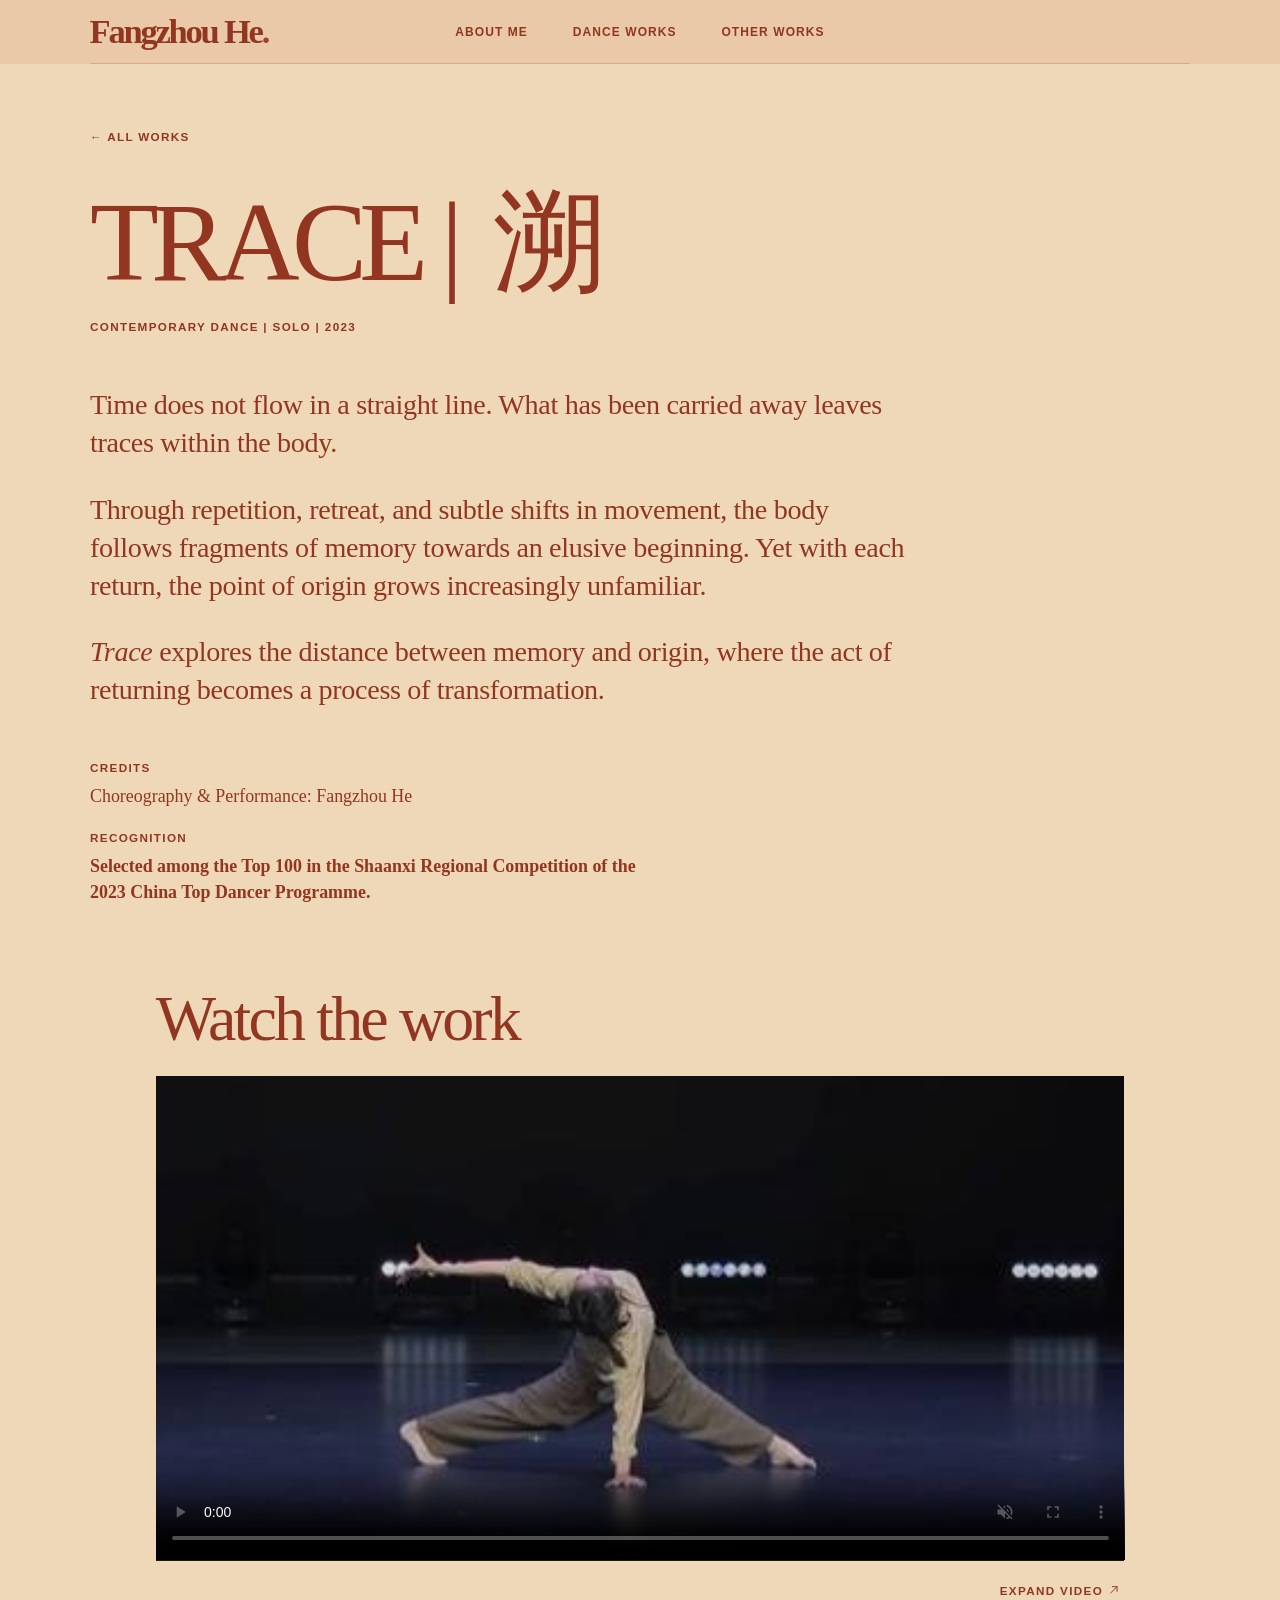
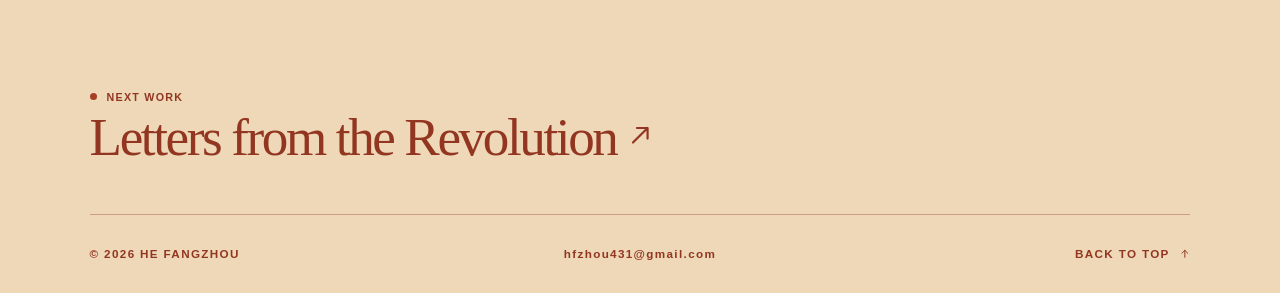
<file: work/trace/index.html>
<!doctype html>
<html lang="en" data-type="service">
<head>
  <meta charset="utf-8">
  <meta name="viewport" content="width=device-width, initial-scale=1, viewport-fit=cover">
  <meta name="theme-color" content="#eed8b7">
  <meta name="page-type" content="service">
  <meta name="site-kind" content="other">
  <title>TRACE · Fangzhou He</title>
  <meta name="description" content="Time does not flow in a straight line. What has been carried away leaves traces within the body.">
  <meta property="og:title" content="TRACE · Fangzhou He">
  <meta property="og:description" content="Time does not flow in a straight line. What has been carried away leaves traces within the body.">
  <meta property="og:image" content="https://fangzhou-he-movement-works.adaptablejuniper.chatgpt.site/assets/trace.jpg">
  <meta property="og:type" content="website">
  <link rel="icon" href="/assets/mark.svg" type="image/svg+xml">
  <link rel="stylesheet" href="/style.css?v=7cea9eae8b4f">
  
  <script defer src="/interaction/video.js?v=5f6420d07378"></script>
  
  
</head>
<body>
<div id="route-flow"><div class="route-document" data-route-view="">
  <a class="skip" href="#main">Skip to content</a>
  <span id="top"></span>
  <header class="site-header">
    <div class="wrap header-inner">
      <a class="wordmark" href="/" data-section aria-label="Fangzhou He home">Fangzhou He<span>.</span></a>
      <nav aria-label="Main navigation">
        <a href="/about/" data-section ><span class="nav-label">About Me<svg class="nav-underline" viewBox="0 0 100 6" preserveAspectRatio="none" aria-hidden="true" focusable="false">
  <path d="M1 1.5 C25 4.8 66 5.8 99 1.5" pathLength="1" vector-effect="non-scaling-stroke"/>
</svg></span></a><a href="/my-work/" data-section ><span class="nav-label">Dance Works<svg class="nav-underline" viewBox="0 0 100 6" preserveAspectRatio="none" aria-hidden="true" focusable="false">
  <path d="M1 1.5 C25 4.8 66 5.8 99 1.5" pathLength="1" vector-effect="non-scaling-stroke"/>
</svg></span></a><a href="/other-works/" data-section ><span class="nav-label">Other Works<svg class="nav-underline" viewBox="0 0 100 6" preserveAspectRatio="none" aria-hidden="true" focusable="false">
  <path d="M1 1.5 C25 4.8 66 5.8 99 1.5" pathLength="1" vector-effect="non-scaling-stroke"/>
</svg></span></a>
      </nav>
    </div>
  </header>
  <main id="main" tabindex="-1">
      <section class="wrap detail-intro" aria-labelledby="work-title" data-enter>
        <a class="micro text-link back" href="/my-work/">← All works</a>
        <h1 id="work-title" class="detail-title--bilingual">TRACE | <span lang="zh-Hans">溯</span></h1>
        <p class="micro detail-meta">Contemporary Dance | Solo | 2023</p>
        
        <div class="project-description prose"><p>Time does not flow in a straight line. What has been carried away leaves traces within the body.</p>
<p>Through repetition, retreat, and subtle shifts in movement, the body follows fragments of memory towards an elusive beginning. Yet with each return, the point of origin grows increasingly unfamiliar.</p>
<p><em>Trace</em> explores the distance between memory and origin, where the act of returning becomes a process of transformation.</p></div>
        
          <div class="work-facts project-credits">
            <h2 class="micro">Credits</h2><div class="credits"><p>Choreography &amp; Performance: Fangzhou He</p></div>
            <h2 class="micro">Recognition</h2><div class="recognition"><p>Selected among the Top 100 in the Shaanxi Regional Competition of the 2023 China Top Dancer Programme.</p></div>
          </div>
        
      </section>
      <section class="wrap film" aria-labelledby="film-title">
        <h2 id="film-title">Watch the work</h2>
        
        
          <div class="film-player" style="--film-ratio: 424 / 212">
            <div class="screening-cloth" aria-hidden="true"></div>
            <video controls muted playsinline webkit-playsinline preload="none" poster="/assets/trace.jpg" aria-label="TRACE">
              <source src="/assets/trace.mp4" type="video/mp4">
              <a href="/assets/trace.mp4">Open the video</a>
            </video>
          </div>
          <p class="micro screening-status" data-film-status role="status" hidden>
            <span></span> <a class="text-link" href="/assets/trace.mp4" hidden>Open the video <span class="arrow" aria-hidden="true"><svg viewBox="0 0 20 20" fill="none" stroke="currentColor" stroke-width="1.65" stroke-linecap="round" stroke-linejoin="round" focusable="false"><path d="M4.5 15.5 15.5 4.5 M7.5 4.5h8v8"/></svg></span></a>
          </p>
          <div class="screening-actions" hidden>
            <div class="screening-transport" hidden>
              <button class="micro" type="button" data-play-film>Play</button>
              <input type="range" data-film-progress min="0" max="1" step="any" value="0" aria-label="Video position" disabled>
              <output class="screening-time" aria-hidden="true">0:00</output>
              <button class="micro" type="button" data-mute-film>Unmute</button>
              <input type="range" data-film-volume min="0" max="1" step="0.05" value="0" aria-label="Volume">
            </div>
            <button class="micro" type="button" data-film-view hidden>Flat view</button>
            <button class="micro" type="button" data-expand-film aria-haspopup="dialog">Expand video <span class="arrow" aria-hidden="true"><svg viewBox="0 0 20 20" fill="none" stroke="currentColor" stroke-width="1.65" stroke-linecap="round" stroke-linejoin="round" focusable="false"><path d="M4.5 15.5 15.5 4.5 M7.5 4.5h8v8"/></svg></span></button>
          </div>
          <dialog class="film-dialog" aria-label="TRACE expanded video">
            <div class="screening">
              <div class="screening-header">
                <p class="micro">TRACE</p>
                <button class="micro" type="button" data-close-film autofocus>Close <span aria-hidden="true">×</span></button>
              </div>
              <div class="screening-stage" style="--film-ratio: 424 / 212"></div>
            </div>
          </dialog>
      </section>
      <section class="wrap closing" aria-labelledby="next-work">
        <p class="micro kicker"><span class="dot"></span> Next work</p>
        <h2 id="next-work"><a href="/work/letters-from-the-revolution/">Letters from the Revolution <span class="arrow" aria-hidden="true"><svg viewBox="0 0 20 20" fill="none" stroke="currentColor" stroke-width="1.65" stroke-linecap="round" stroke-linejoin="round" focusable="false"><path d="M4.5 15.5 15.5 4.5 M7.5 4.5h8v8"/></svg></span></a></h2>
      </section></main>
  <footer class="wrap footer">
    <span class="micro">© 2026 HE FANGZHOU</span>
    <a class="micro footer-link footer-email" href="mailto:hfzhou431@gmail.com">hfzhou431@gmail.com</a>
    <a class="micro footer-link" href="#top">Back to top <span class="arrow" aria-hidden="true"><svg viewBox="0 0 20 20" fill="none" stroke="currentColor" stroke-width="1.65" stroke-linecap="round" stroke-linejoin="round" focusable="false"><path d="M10 16V4 M5 9l5-5 5 5"/></svg></span></a>
  </footer>
</div></div>
</body>
</html>
</file>
<file: style.css>
:root {
  --paper: #eed8b7;
  --ink: #923622;
  --brick: #a63e28;
  --light: #ffecd0;
  --header-height: 64px;
  --section-footer-height: 72px;
  --safe-top: env(safe-area-inset-top, 0px);
  --safe-bottom: env(safe-area-inset-bottom, 0px);
  --safe-inline: max(env(safe-area-inset-left, 0px), env(safe-area-inset-right, 0px));
  --edge: max(clamp(24px, 7vw, 120px), var(--safe-inline));
  --serif: "Baskerville", "Palatino Linotype", "Book Antiqua", Georgia, serif;
  --sans: Arial, Helvetica, sans-serif;
  --ease: cubic-bezier(.2,.7,.3,1);
  color-scheme: light;
}
*, *::before, *::after { box-sizing: border-box; }
html { scroll-behavior: smooth; }
body { margin: 0; background: var(--paper); color: var(--ink); font-family: var(--serif); }
h1, h2, p { margin: 0; }
a { color: inherit; text-decoration: none; }
img, video { display: block; max-width: 100%; }
::selection { background: var(--ink); color: var(--light); }
:focus-visible { outline: 2px solid currentColor; outline-offset: 5px; }
main[tabindex="-1"]:focus { outline: none; }
.wrap { width: min(calc(100% - 2 * var(--edge)), 1440px); margin-inline: auto; }
.micro { font: 700 .73rem/1.35 var(--sans); letter-spacing: .115em; text-transform: uppercase; }
.skip { position: absolute; z-index: 10; top: 8px; left: var(--edge); padding: 12px; background: var(--light); transform: translateY(-160%); }
.skip:focus { transform: translateY(0); }
#top { display: block; }
.site-header { background: #e9c9a8; padding-block-start: var(--safe-top); }
[data-route-view="about"] .site-header, [data-route-view="other"] .site-header { position: sticky; top: 0; z-index: 2; }
.header-inner { min-height: var(--header-height); display: grid; grid-template-columns: 1fr auto 1fr; align-items: center; gap: 32px; border-bottom: 1px solid #92362235; }
.wordmark { display: inline-flex; align-items: center; min-height: 44px; justify-self: start; font-size: clamp(1.55rem, 2.7vw, 2.35rem); font-weight: 700; letter-spacing: -.065em; white-space: nowrap; }
.wordmark span, .period { color: var(--brick); }
.site-header nav { display: flex; align-items: center; gap: clamp(16px, 3.5vw, 56px); }
.site-header nav a { display: inline-flex; align-items: center; min-height: 44px; gap: 7px; font: 700 .75rem var(--sans); letter-spacing: .09em; text-transform: uppercase; white-space: nowrap; }
.site-header nav .nav-label { position: relative; }
.site-header nav .nav-underline {
  position: absolute;
  inset: calc(100% + 5px) auto auto 4%;
  width: 92%;
  height: 5px;
  overflow: visible;
  pointer-events: none;
}
.nav-underline path {
  fill: none;
  stroke: currentColor;
  stroke-width: 2px;
  stroke-linecap: round;
  stroke-dasharray: 1 1;
  stroke-dashoffset: 1;
  transition: stroke-dashoffset 400ms ease-out;
}
.site-header nav a:is(:hover, :focus-visible, [aria-current="page"]) .nav-underline path { stroke-dashoffset: 0; }
.route-layer:not(.route-layer--outgoing) nav a[aria-current="page"] .nav-underline path { animation: nav-draw 400ms ease-out both; }
.route-layer--outgoing nav a[aria-current="page"] .nav-underline path { animation: nav-retract 400ms ease-out both; }
@keyframes nav-draw { from { stroke-dashoffset: 1; } to { stroke-dashoffset: 0; } }
@keyframes nav-retract { from { stroke-dashoffset: 0; } to { stroke-dashoffset: 1; } }
.arrow { display: inline-block; vertical-align: -.1em; transition: transform .3s var(--ease); }
.arrow svg { display: block; width: 1em; height: 1em; }
a:hover .arrow, a:focus-visible .arrow { transform: translate(3px,-3px); }
[data-route-view="work"], [data-route-view="other"] {
  --work-collapse-ease: 500ms cubic-bezier(.22, 1, .36, 1);
  display: flex;
  flex-direction: column;
  height: 100dvh;
  overflow: hidden;
}
[data-route-view="work"] main, [data-route-view="other"] main {
  display: flex;
  flex-direction: column;
  flex: 1;
  min-height: 0;
}
.work-intro {
  --work-title-size: clamp(4.9rem, 11vw, 11.6rem);
  flex-shrink: 0;
  padding-block: clamp(16px, 2.25vw, 42px) clamp(18px, 2.55vw, 46px);
  transition: padding-block var(--work-collapse-ease);
}
.work-intro h1 { font-size: var(--work-title-size); text-transform: none; overflow-wrap: anywhere; transition: font-size var(--work-collapse-ease); }
.intro-details {
  margin-block-start: clamp(14px, 2.1vw, 34px);
  transition: margin-block-start var(--work-collapse-ease);
}
.work-intro .lede {
  min-height: 2lh;
  font-size: clamp(1.068rem, 2.067vw, 1.998rem);
  line-height: 1.4;
  transition: font-size var(--work-collapse-ease);
}
.work-intro[data-collapsed] { padding-block: clamp(8px, 1.15vw, 22px); }
.work-intro[data-collapsed] h1 { font-size: calc(.7 * var(--work-title-size)); }
.work-intro[data-collapsed] .intro-details { margin-block-start: clamp(6px, .9vw, 14px); }
.work-intro[data-collapsed] .lede { font-size: clamp(1rem, 1.86vw, 1.8rem); }
.work-intro-copy p + p { margin-block-start: .45em; }
.work-gallery {
  --gallery-edge: 4.5vw;
  flex: 1;
  width: calc(100% - 2 * var(--gallery-edge));
  min-height: 0;
  margin-inline: auto;
  overflow: hidden auto;
  overflow-anchor: none;
  overscroll-behavior: contain;
}
.work-gallery:focus-visible { outline-offset: -3px; }
/* Leave a short scroll step if every card fits in the expanded viewport. */
.work-gallery-track { min-height: calc(100% + 8px); }
.route-layer--outgoing .work-gallery { overflow-y: hidden; }
.kicker { display: flex; align-items: center; gap: 10px; }
.dot { width: 7px; height: 7px; border-radius: 50%; background: var(--brick); }
h1, h2 { font-weight: 400; }
h1 { font-size: clamp(4.9rem, 11vw, 11.6rem); line-height: .93; letter-spacing: -.069em; }
.lede { font-size: clamp(1.55rem, 3vw, 2.9rem); line-height: 1.17; letter-spacing: -.025em; }
.text-link:hover, .footer-link:hover { text-decoration: underline; text-underline-offset: 5px; }
.work-strip { display: grid; align-items: center; position: relative; isolation: isolate; overflow: hidden; min-height: clamp(185px, 17vw, 285px); color: var(--light); background: #432824; border-bottom: 1px solid #f7dfbd47; }
.work-strip:focus-visible { outline: 3px solid #301812; outline-offset: -3px; z-index: 1; }
.work-strip:focus-visible .strip-inner::after { content: ""; position: absolute; inset: 3px; border: 3px solid var(--light); pointer-events: none; }
.work-strip img, .work-strip::after { position: absolute; z-index: -1; inset: 0; width: 100%; height: 100%; }
.work-strip img { object-fit: cover; object-position: center 48%; filter: saturate(.78); transition: transform .75s var(--ease), filter .5s var(--ease); }
.work-strip[href="/work/convex/"] img { object-position: center 26%; }
.work-strip[href="/work/after-the-spring-equinox/"] img { object-position: center 77%; }
.work-strip::after { content: ""; background: linear-gradient(90deg, #28120fe0, #31141073 58%, #28120f94); }
.work-strip:hover img, .work-strip:focus-visible img { transform: scale(1.035); filter: saturate(.96); }
.strip-inner {
  --strip-gap: clamp(10px, 2.5vw, 22px);
  display: flex; justify-content: space-between; align-items: center; gap: var(--strip-gap); padding-block: 32px;
  container-type: inline-size;
}
.strip-copy {
  font-size: clamp(1.1rem, 3.6cqi, 3.4rem);
  line-height: 1.05;
  letter-spacing: -.045em;
  overflow-wrap: anywhere;
}
.strip-project { flex: 1; min-width: 0; }
.strip-project-meta { margin-top: 8px; text-transform: none; }
.strip-end { flex: none; }
.strip-end .arrow { display: grid; place-items: center; width: 48px; height: 48px; border: 1px solid #ffecd09e; border-radius: 50%; font-size: 1.3rem; }
.work-strip:hover .arrow, .work-strip:focus-visible .arrow { background: var(--light); color: var(--ink); }
.closing { padding-block: clamp(24px, 4vw, 56px); }
.closing .kicker { font-size: .67rem; }
.closing h2 { margin-top: 7px; font-size: clamp(1.7rem, 4.15vw, 4.05rem); line-height: .98; letter-spacing: -.045em; overflow-wrap: anywhere; }
.closing .arrow { font-size: .5em; vertical-align: .23em; }
.closing:has(.next-title--cinematic) { container-type: inline-size; }
.closing h2.next-title--cinematic { font-size: min(4.05rem, calc(100cqi / 26)); white-space: nowrap; }
.footer { border-top: 1px solid #92362258; min-height: calc(79px + var(--safe-bottom)); padding-block-end: var(--safe-bottom); display: grid; grid-template-columns: minmax(0, 1fr) auto minmax(0, 1fr); align-items: center; gap: 0 16px; }
.footer-link { display: inline-flex; align-items: center; min-height: 44px; gap: 9px; }
.footer-email { text-transform: none; }
.footer > :last-child { justify-self: end; text-align: right; }
.section-footer { flex-shrink: 0; min-height: calc(var(--section-footer-height) + var(--safe-bottom)); }
.detail-intro { padding-block: clamp(30px, 4vw, 60px) 0; container-type: inline-size; }
.back { display: inline-flex; align-items: center; min-height: 44px; margin-bottom: 24px; }
.detail-intro h1 { font-size: clamp(3.6rem, 8.8vw, 9rem); max-width: 18ch; text-wrap: balance; }
.detail-intro .detail-title--bilingual { max-width: none; line-height: 1.05; }
.detail-intro .detail-title--bilingual:not(.detail-title--long) { font-size: min(clamp(3.6rem, 8.8vw, 9rem), 17cqi); }
.detail-title--bilingual > [lang] { margin-inline-start: .15em; letter-spacing: normal; white-space: nowrap; }
.detail-intro .detail-title--bilingual.detail-title--cinematic { font-size: calc(100cqi / 26); white-space: nowrap; }
.detail-intro .detail-title--long { font-size: clamp(2.7rem, 8.8vw, 3.6rem); }
@media (min-width: 761px) {
  .detail-intro .detail-title--long { font-size: min(8.8vw, 9rem, calc(100cqi / 16)); }
}
.detail-meta { margin-top: 18px; }
.project-institution { font-style: italic; text-transform: none; }
.project-hero { aspect-ratio: 16 / 9; margin-block-start: clamp(20px, 3.5vw, 48px); }
.project-hero .cinematic-window, .project-hero .cinematic-magnet { height: 100%; }
.project-hero img { width: 100%; height: 100%; object-fit: contain; }
.cinematic-window { overflow: clip; }
.project-watch { display: inline-flex; align-items: center; gap: 8px; min-height: 44px; margin-block-start: 20px; }
.project-description { margin-top: clamp(24px, 4vw, 52px); }
.project-description > .micro { margin-bottom: 12px; }
.project-description.prose { max-width: 58ch; }
.prose { font-size: clamp(1.3rem, 2.2vw, 2rem); line-height: 1.35; letter-spacing: -.012em; max-width: 38ch; }
.prose p + p { margin-top: 1em; }
.credits { line-height: 1.35; }
.credits p + p { margin-top: 4px; }
.recognition { font-weight: 700; }
.work-facts { font-size: 1.12rem; line-height: 1.45; }
.project-credits { margin-top: clamp(24px, 4vw, 52px); max-width: 64ch; }
.work-facts h2 { margin: 0 0 8px; }
.work-facts h2:not(:first-child) { margin-top: 22px; }
.film { width: min(calc((100% - 2 * var(--edge)) * .88), 1267px); margin-block: clamp(38px, 6vw, 90px); }
.film h2 { font-size: clamp(2rem, 5vw, 4rem); letter-spacing: -.045em; }
.film p { margin-top: 7px; }
.film-note { font-size: .875rem; opacity: .8; }
.film-player, .film-placeholder { margin-top: 20px; }
.film-player { position: relative; aspect-ratio: var(--film-ratio); }
.film video { width: 100%; height: 100%; object-fit: contain; background: #241512; }
.film-player video, .screening-stage video, .screening-cloth, .screening-cloth canvas { position: absolute; inset: 0; width: 100%; height: 100%; }
.screening-cloth { pointer-events: none; --surface: var(--paper); --text: var(--ink); }
.screening-status { text-transform: none; }
.screening-status a { text-decoration: underline; text-underline-offset: .2em; }
.film-player[data-cloth] video { opacity: 0; pointer-events: none; }
.film-placeholder { aspect-ratio: 16 / 9; display: grid; place-items: center; border: 1px solid #92362258; }
.screening-actions:not([hidden]), .screening-transport:not([hidden]) { display: flex; align-items: center; gap: 12px; }
.screening-actions { justify-content: end; flex-wrap: wrap; margin-top: 8px; }
.screening-transport { flex: 1; }
.screening-actions button, .screening-header button { min-height: 44px; padding: 0 5px; border: 0; background: none; color: inherit; cursor: pointer; white-space: nowrap; }
.screening-actions button:hover, .screening-header button:hover { text-decoration: underline; text-underline-offset: .25em; }
.screening-actions input { min-width: 0; margin: 0; accent-color: var(--ink); cursor: pointer; }
[data-film-progress] { flex: 1; width: 100%; }
[data-film-volume] { width: clamp(42px, 7vw, 88px); }
@media (pointer: coarse), (hover: none) {
  .screening-actions [data-film-volume] { display: none; }
}
.screening-time { font: .75rem var(--sans); font-variant-numeric: tabular-nums; }
.film-dialog {
  width: min(94vw, 1220px);
  max-width: none;
  max-height: 96dvh;
  margin: auto;
  padding: 0;
  border: 1px solid #ffecd033;
  background: #111;
  color: var(--light);
}
.film-dialog::backdrop { background: #100c0ae8; }
html:has(.film-dialog[open]) { overflow: hidden; }
.screening-header { display: flex; align-items: center; justify-content: space-between; gap: 14px; padding-inline: clamp(12px, 2.2vw, 28px); }
.screening-header p { margin: 0; }
.screening-stage { position: relative; aspect-ratio: var(--film-ratio); max-height: calc(96dvh - 46px); overflow: hidden; }
@media (max-width: 680px) {
  .screening-actions { gap: 0 10px; }
  .screening-transport:not([hidden]) { flex-basis: 100%; gap: 0 8px; }
}
.film + .closing { padding-top: 0; }
.editorial-gallery {
  display: flex;
  flex-direction: column;
  gap: clamp(44px, 7vw, 106px);
  margin-block: clamp(40px, 7vw, 108px);
}
.editorial-gallery figure { margin: 0; width: 76%; }
.editorial-gallery figure:nth-child(2) { width: 58%; align-self: end; }
.editorial-gallery figure:nth-child(3) { width: 83%; align-self: center; }
.editorial-gallery figure:nth-child(4) { width: 64%; margin-inline-start: 8%; }
.editorial-gallery img { width: 100%; height: auto; }
@media (max-width: 600px) {
  .editorial-gallery figure, .editorial-gallery figure:nth-child(3) { width: 96%; }
  .editorial-gallery figure:nth-child(2), .editorial-gallery figure:nth-child(4) { width: 85%; }
}
/* Keep the introduction typography and use a wider measure to fit the portrait above it. */
.about {
  min-height: calc(100dvh - var(--header-height) - var(--section-footer-height) - var(--safe-top) - var(--safe-bottom));
  display: flex;
  flex-direction: column;
  justify-content: center;
  align-items: center;
  gap: clamp(10px, 1.5svh, 19px);
  padding-block: clamp(10px, 1.5svh, 25px);
}
.about img { width: calc(.85 * min(100%, clamp(230px, 51svh, 450px))); height: auto; margin-block-end: 12px; }
.about .prose { width: min(100%, 740px); max-width: none; text-align: left; font-size: clamp(1.105rem, 1.87vw, 1.7rem); line-height: 1.5; }
.about .lede { font-size: clamp(1.3175rem, 2.55vw, 2.465rem); line-height: 1.5; }
.about .prose p + p { margin-top: .78em; }

.project-collage {
  position: relative;
  isolation: isolate;
  aspect-ratio: 1794 / 1198;
  margin-block: clamp(26px, 4.5vw, 65px);
}
.collage-tile { position: absolute; margin: 0; }
.collage-tile img { width: 100%; height: auto; }
.collage-tile--main {
  --float-x: 2px; --float-y: -4px; --float-period: 7.6s; --float-phase: -1s;
  left: 28.5%; top: 8.4%; width: 65.8%;
}
.collage-tile--poster {
  --float-x: -3px; --float-y: -5px; --float-period: 5.8s; --float-phase: -2.2s;
  left: 12.4%; top: 12.7%; width: 19.85%;
}
.collage-tile--stall {
  --float-x: 3px; --float-y: -4px; --float-period: 6.8s; --float-phase: -3.4s;
  left: 6.2%; top: 63.1%; width: 32.1%;
}
@media (max-width: 600px) {
  .project-collage { aspect-ratio: 4 / 3; }
  .collage-tile--main { left: 21%; top: 7%; width: 75%; }
  .collage-tile--poster { left: 4%; top: 11%; width: 25%; }
  .collage-tile--stall { left: 4%; top: 57%; width: 43%; }
}
@media (prefers-reduced-motion: no-preference) {
  .collage-float { animation: collage-drift var(--float-period) ease-in-out var(--float-phase) infinite paused; }
  [data-collage-active] .collage-float { animation-play-state: running; }
  @keyframes collage-drift {
    0%, 100% { transform: translate3d(0, 0, 0); }
    50% { transform: translate3d(var(--float-x), var(--float-y), 0); }
  }
}
@media (hover: hover) and (pointer: fine) and (prefers-reduced-motion: no-preference) {
  .collage-tile img { transition: transform 220ms ease-out; }
  .collage-tile img:hover { transform: scale(1.02); }
}

.portfolio-cover {
  position: relative;
  isolation: isolate;
  display: grid;
  place-items: center;
  height: 100dvh;
  overflow: clip;
}
.cover-artwork {
  position: relative;
  width: min(70vw, 61svh, 625px);
  aspect-ratio: 1;
  padding: 0;
  border: 0;
  background: none;
  color: inherit;
  cursor: pointer;
  touch-action: pinch-zoom;
}
.cover-image-surface { position: absolute; inset: 0; filter: brightness(.16); }
.cover-image-surface img { width: 100%; height: 100%; object-fit: contain; pointer-events: none; }
.cover-image-surface canvas { position: absolute; inset: 0; width: 100%; height: 100%; pointer-events: none; visibility: hidden; }
.cover-image-surface[data-cover-warp] canvas { visibility: visible; }
.cover-image-surface[data-cover-warp] img { opacity: 0; }
.cover-title {
  position: absolute;
  z-index: 1;
  inset: 0;
  display: grid;
  place-content: center;
  gap: .08em;
  line-height: .95;
  text-align: center;
  white-space: nowrap;
  pointer-events: none;
}
.cover-name { font-size: min(7.225vw, 7.65rem); }
.cover-label { font-size: min(8.925vw, 9.35rem); }
.portfolio-cover[data-cover-stage="artwork"] .cover-title { visibility: hidden; }
.portfolio-cover[data-cover-stage="revealed"] .cover-artwork { transform: scale(.96); opacity: .18; }

html:has([data-route-view]:not([data-route-view=""])) { overscroll-behavior-y: none; }
html.route-turning { overflow: hidden; }
.route-layer { position: fixed; inset: 0; overflow: clip; background: var(--paper); pointer-events: none; }
.route-layer { z-index: 10; }
.route-layer--outgoing { z-index: 9; will-change: transform, opacity; }
.route-layer > .route-document { position: absolute; inset-inline: 0; }
.route-layer [data-enter] { animation: none; }
.route-turning :is(.work-intro, .work-intro h1, .intro-details, .work-intro .lede) { transition: none; }
.route-layer--liquid .site-header { visibility: hidden; }
.liquid-reveal { position: fixed; inset: 0; width: 100%; height: 100%; z-index: 19; pointer-events: none; }
[data-enter] { animation: enter .64s var(--ease) both; }
@keyframes enter { from { opacity: 0; transform: translateY(12px); } to { opacity: 1; transform: translateY(0); } }

@media (max-width: 760px) {
  :root { --header-height: 60px; }
  .header-inner { grid-template-columns: 1fr auto; gap: 16px; }
  .desktop-break { display: none; }
  .work-gallery { --gallery-edge: 18px; }
  .film { width: min(calc(100% - 2 * var(--edge)), 1267px); }
  .detail-intro .detail-title--bilingual.detail-title--cinematic,
  .closing h2.next-title--cinematic { white-space: normal; }
  .detail-intro .detail-title--bilingual.detail-title--cinematic { font-size: clamp(2rem, 8vw, 3.6rem); }
  .detail-title--bilingual.detail-title--cinematic > [lang] { white-space: normal; }
  .closing h2.next-title--cinematic { font-size: clamp(1.7rem, 4.15vw, 4.05rem); }
}
@media (max-width: 590px) {
  :root {
    --header-height: 81px;
    --section-footer-height: 64px;
    --edge: max(16px, var(--safe-inline));
  }
  .header-inner { grid-template-columns: 1fr; gap: 0; justify-items: center; }
  .wordmark { justify-self: center; min-height: 36px; }
  .work-intro { --work-title-size: clamp(3.4rem, 11vw, 4.9rem); }
  .about { gap: clamp(8px, 1.35dvh, 14px); padding-block: 10px; }
  .about img { width: min(76%, clamp(178px, 34dvh, 300px)); margin-block-end: 0; }
  .about .prose { font-size: clamp(1rem, 4.15vw, 1.105rem); line-height: 1.35; }
  .about .lede { font-size: clamp(1.14rem, 4.7vw, 1.3175rem); line-height: 1.3; }
  .about .prose p + p { margin-top: .6em; }
  .footer { min-height: calc(var(--section-footer-height) + var(--safe-bottom)); column-gap: 8px; }
  .footer .micro { font-size: .675rem; letter-spacing: .06em; }
  .footer-link { gap: 5px; }
}
@media (max-width: 450px) {
  .footer { grid-template-columns: 1fr 1fr; grid-template-rows: minmax(31px, auto) minmax(31px, auto); }
  .footer > :last-child { grid-column: 2; grid-row: 1; }
  .footer-link { min-height: 31px; }
  .footer-email { grid-column: 1 / -1; grid-row: 2; justify-self: center; }
}
@media (max-width: 385px) {
  .site-header nav { gap: 13px; }
  .site-header nav a { letter-spacing: .04em; font-size: .68rem; }
}
@media (prefers-reduced-motion: reduce) {
  html { scroll-behavior: auto; }
  *, *::before, *::after { animation: none !important; transition: none !important; }
}
</file>
